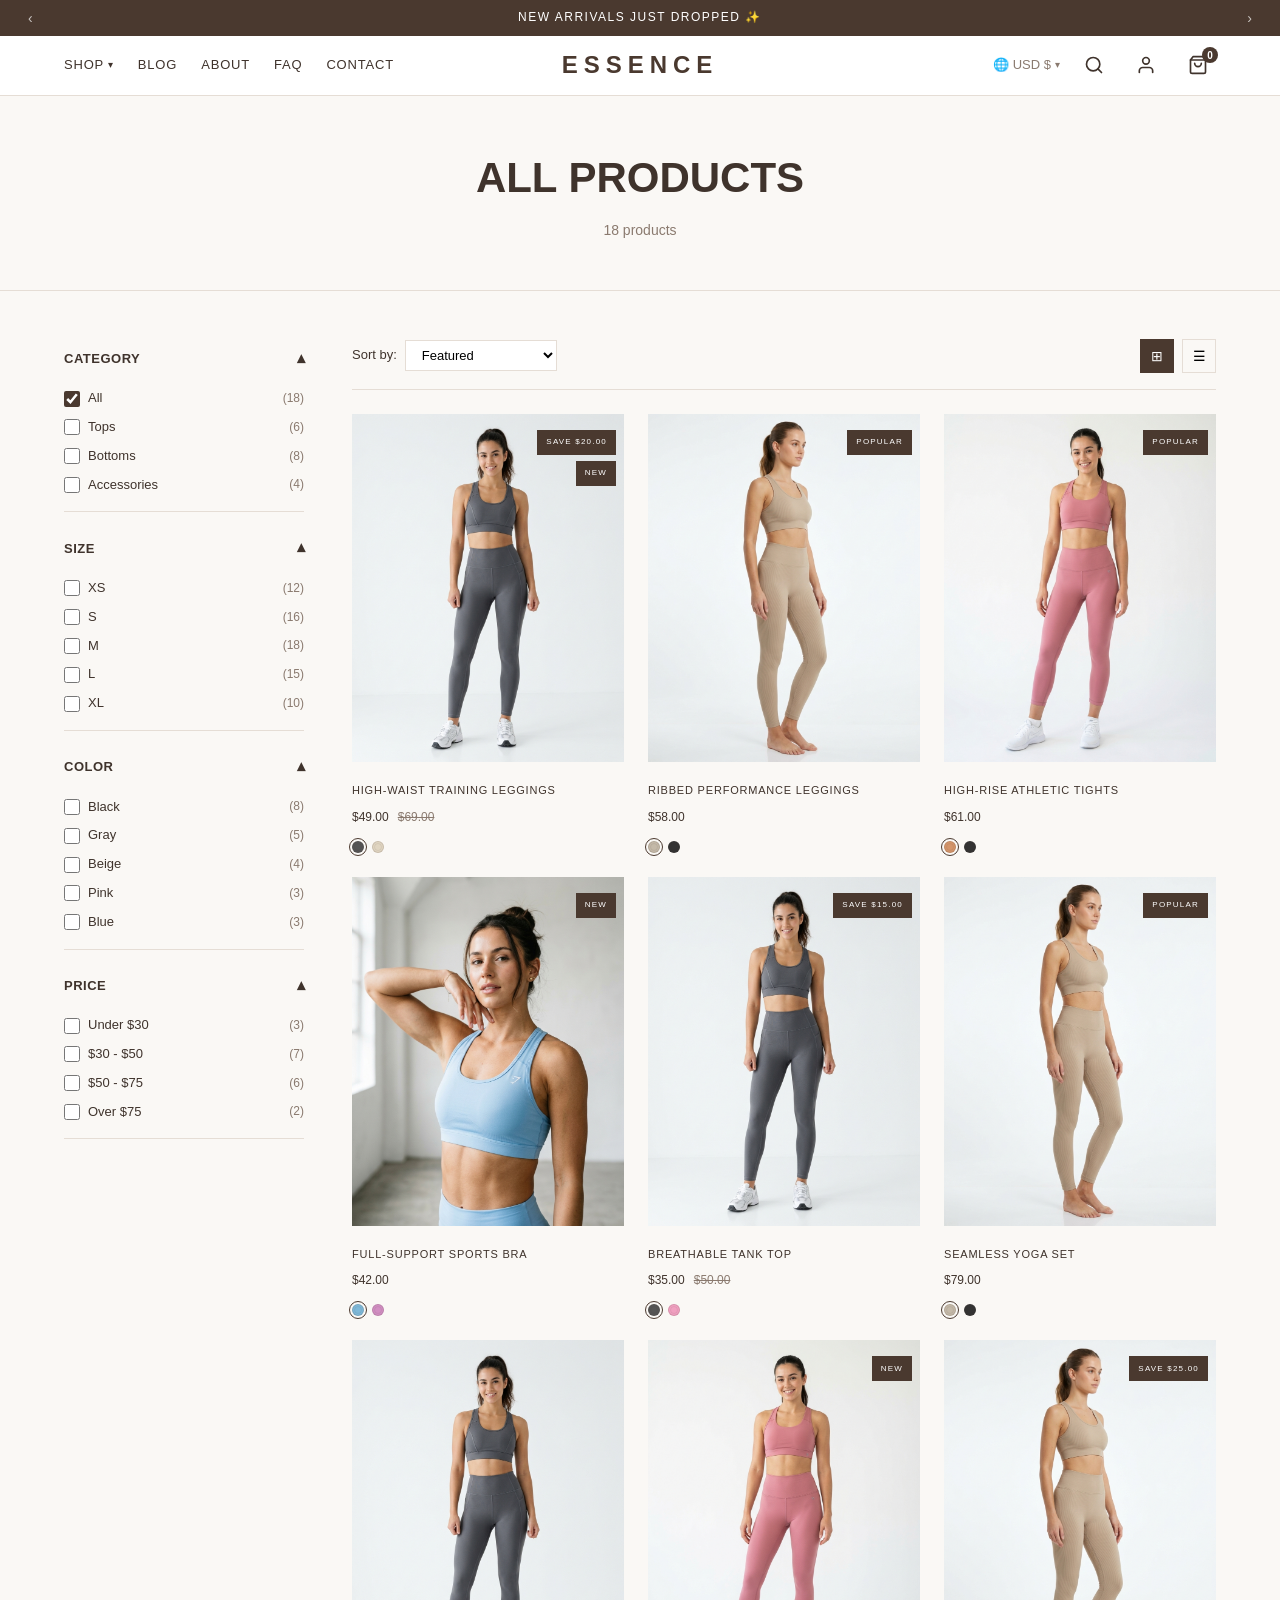
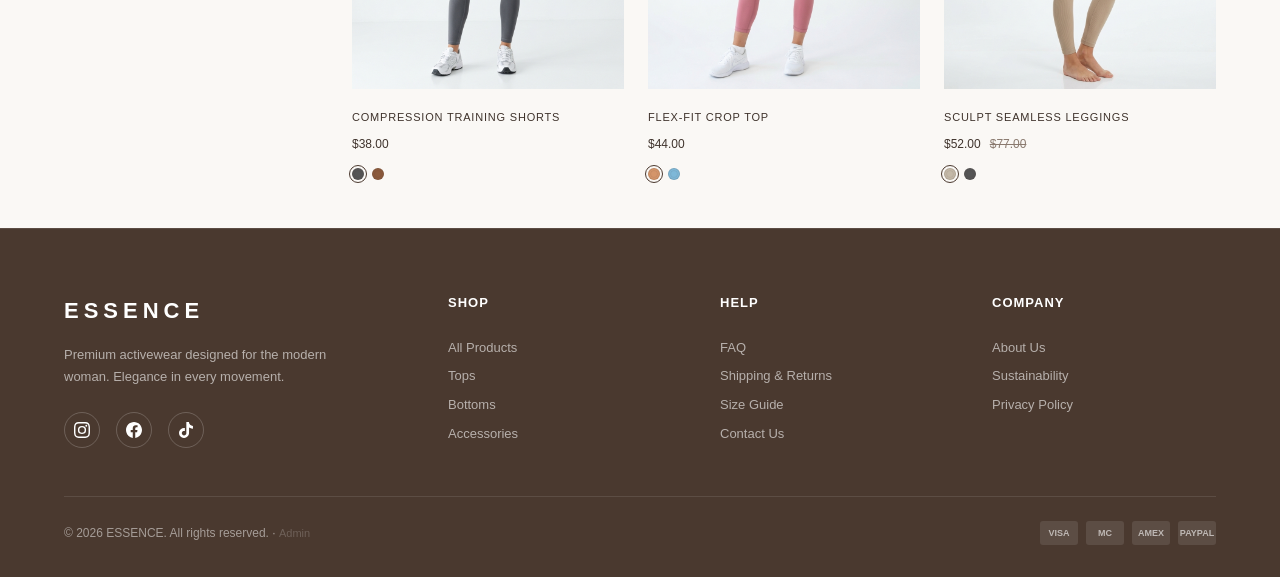
<file: collection.html>
<!DOCTYPE html>
<html lang="en">
<head>
  <meta charset="UTF-8">
  <meta name="viewport" content="width=device-width, initial-scale=1.0">
  <title>All Products — ESSENCE</title>
  <meta name="description" content="Browse our full collection of premium activewear. Tops, bottoms, accessories and more. Free shipping on orders over $75.">
  <link rel="preconnect" href="https://fonts.googleapis.com">
  <link rel="preconnect" href="https://fonts.gstatic.com" crossorigin>
  <link href="https://fonts.googleapis.com/css2?family=Inter:wght@300;400;500;600;700&display=swap" rel="stylesheet">
  <link rel="stylesheet" href="css/style.css">
</head>
<body>

  <!-- ===== ANNOUNCEMENT BAR ===== -->
  <div class="announcement-bar" id="announcement-bar">
    <button class="announcement-bar__nav announcement-bar__nav--prev" aria-label="Previous">‹</button>
    <p class="announcement-bar__text" id="announcement-text">NEW ARRIVALS JUST DROPPED ✨</p>
    <button class="announcement-bar__nav announcement-bar__nav--next" aria-label="Next">›</button>
  </div>

  <!-- ===== NAVIGATION ===== -->
  <nav class="navbar" id="navbar">
    <div class="navbar__inner">
      <div class="navbar__left">
        <button class="navbar__mobile-toggle" id="mobile-toggle" aria-label="Open menu">
          <span></span><span></span><span></span>
        </button>
        <ul class="navbar__menu">
          <li class="navbar__dropdown">
            <a href="collection.html" class="navbar__link">Shop <span class="chevron">▾</span></a>
            <div class="navbar__dropdown-menu">
              <a href="collection.html" class="navbar__dropdown-item">All Products</a>
              <a href="collection.html" class="navbar__dropdown-item">Tops</a>
              <a href="collection.html" class="navbar__dropdown-item">Bottoms</a>
              <a href="collection.html" class="navbar__dropdown-item">Accessories</a>
              <a href="collection.html" class="navbar__dropdown-item">New Arrivals</a>
              <a href="collection.html" class="navbar__dropdown-item">Best Sellers</a>
            </div>
          </li>
          <li><a href="#" class="navbar__link">Blog</a></li>
          <li><a href="#" class="navbar__link">About</a></li>
          <li><a href="#" class="navbar__link">FAQ</a></li>
          <li><a href="#" class="navbar__link">Contact</a></li>
        </ul>
      </div>
      <div class="navbar__center">
        <a href="index.html" class="navbar__logo">ESSENCE</a>
      </div>
      <div class="navbar__right">
        <div class="navbar__currency">
          <span>🌐</span>
          <span>USD $</span>
          <span class="chevron" style="font-size:10px;">▾</span>
        </div>
        <button class="navbar__icon-btn" id="search-btn" aria-label="Search">
          <svg viewBox="0 0 24 24" fill="none" stroke="currentColor" stroke-width="2" stroke-linecap="round" stroke-linejoin="round"><circle cx="11" cy="11" r="8"/><path d="m21 21-4.3-4.3"/></svg>
        </button>
        <button class="navbar__icon-btn" aria-label="Account">
          <svg viewBox="0 0 24 24" fill="none" stroke="currentColor" stroke-width="2" stroke-linecap="round" stroke-linejoin="round"><path d="M20 21v-2a4 4 0 0 0-4-4H8a4 4 0 0 0-4 4v2"/><circle cx="12" cy="7" r="4"/></svg>
        </button>
        <button class="navbar__icon-btn" id="cart-btn" aria-label="Cart">
          <svg viewBox="0 0 24 24" fill="none" stroke="currentColor" stroke-width="2" stroke-linecap="round" stroke-linejoin="round"><path d="M6 2 3 6v14a2 2 0 0 0 2 2h14a2 2 0 0 0 2-2V6l-3-4Z"/><path d="M3 6h18"/><path d="M16 10a4 4 0 0 1-8 0"/></svg>
          <span class="navbar__cart-count" id="cart-count">0</span>
        </button>
      </div>
    </div>
  </nav>

  <!-- ===== COLLECTION HEADER ===== -->
  <div class="collection-header">
    <h1 class="collection-header__title">ALL PRODUCTS</h1>
    <p class="collection-header__count">18 products</p>
  </div>

  <!-- ===== COLLECTION LAYOUT ===== -->
  <div class="container">
    <div class="collection-layout">

      <!-- Filters Sidebar -->
      <aside class="filters">
        <div class="filter-group open">
          <div class="filter-group__header" onclick="this.parentElement.classList.toggle('open')">
            <span>Category</span>
            <span class="filter-group__toggle">▾</span>
          </div>
          <div class="filter-group__body">
            <label class="filter-option"><input type="checkbox" checked> All <span class="filter-option__count">(18)</span></label>
            <label class="filter-option"><input type="checkbox"> Tops <span class="filter-option__count">(6)</span></label>
            <label class="filter-option"><input type="checkbox"> Bottoms <span class="filter-option__count">(8)</span></label>
            <label class="filter-option"><input type="checkbox"> Accessories <span class="filter-option__count">(4)</span></label>
          </div>
        </div>
        <div class="filter-group open">
          <div class="filter-group__header" onclick="this.parentElement.classList.toggle('open')">
            <span>Size</span>
            <span class="filter-group__toggle">▾</span>
          </div>
          <div class="filter-group__body">
            <label class="filter-option"><input type="checkbox"> XS <span class="filter-option__count">(12)</span></label>
            <label class="filter-option"><input type="checkbox"> S <span class="filter-option__count">(16)</span></label>
            <label class="filter-option"><input type="checkbox"> M <span class="filter-option__count">(18)</span></label>
            <label class="filter-option"><input type="checkbox"> L <span class="filter-option__count">(15)</span></label>
            <label class="filter-option"><input type="checkbox"> XL <span class="filter-option__count">(10)</span></label>
          </div>
        </div>
        <div class="filter-group open">
          <div class="filter-group__header" onclick="this.parentElement.classList.toggle('open')">
            <span>Color</span>
            <span class="filter-group__toggle">▾</span>
          </div>
          <div class="filter-group__body">
            <label class="filter-option"><input type="checkbox"> Black <span class="filter-option__count">(8)</span></label>
            <label class="filter-option"><input type="checkbox"> Gray <span class="filter-option__count">(5)</span></label>
            <label class="filter-option"><input type="checkbox"> Beige <span class="filter-option__count">(4)</span></label>
            <label class="filter-option"><input type="checkbox"> Pink <span class="filter-option__count">(3)</span></label>
            <label class="filter-option"><input type="checkbox"> Blue <span class="filter-option__count">(3)</span></label>
          </div>
        </div>
        <div class="filter-group open">
          <div class="filter-group__header" onclick="this.parentElement.classList.toggle('open')">
            <span>Price</span>
            <span class="filter-group__toggle">▾</span>
          </div>
          <div class="filter-group__body">
            <label class="filter-option"><input type="checkbox"> Under $30 <span class="filter-option__count">(3)</span></label>
            <label class="filter-option"><input type="checkbox"> $30 - $50 <span class="filter-option__count">(7)</span></label>
            <label class="filter-option"><input type="checkbox"> $50 - $75 <span class="filter-option__count">(6)</span></label>
            <label class="filter-option"><input type="checkbox"> Over $75 <span class="filter-option__count">(2)</span></label>
          </div>
        </div>
      </aside>

      <!-- Products -->
      <div>
        <div class="collection-toolbar">
          <div class="collection-toolbar__sort">
            <span>Sort by:</span>
            <select>
              <option>Featured</option>
              <option>Price: Low to High</option>
              <option>Price: High to Low</option>
              <option>Newest</option>
              <option>Best Selling</option>
            </select>
          </div>
          <div class="collection-toolbar__view">
            <button class="collection-toolbar__view-btn active" aria-label="Grid view">⊞</button>
            <button class="collection-toolbar__view-btn" aria-label="List view">☰</button>
          </div>
        </div>
        <div class="collection-grid">

          <!-- Product 1 -->
          <div class="product-card" onclick="window.location='product.html'">
            <div class="product-card__image">
              <img src="assets/images/product-1.jpg" alt="High-Waist Training Leggings">
              <div class="product-card__badges">
                <span class="badge badge--save">SAVE $20.00</span>
                <span class="badge badge--new">NEW</span>
              </div>
              <button class="product-card__quick-add" aria-label="Quick add" onclick="event.stopPropagation(); addToCart('High-Waist Training Leggings', 49, 'assets/images/product-1.jpg')">
                <svg viewBox="0 0 24 24" fill="none" stroke="currentColor" stroke-width="2"><path d="M6 2 3 6v14a2 2 0 0 0 2 2h14a2 2 0 0 0 2-2V6l-3-4Z"/><path d="M3 6h18"/><path d="M16 10a4 4 0 0 1-8 0"/></svg>
              </button>
            </div>
            <h3 class="product-card__title">High-Waist Training Leggings</h3>
            <div class="product-card__prices">
              <span class="product-card__price product-card__price--sale">$49.00</span>
              <span class="product-card__price product-card__price--original">$69.00</span>
            </div>
            <div class="product-card__colors">
              <span class="color-swatch active" style="background:#555"></span>
              <span class="color-swatch" style="background:#e0d5c1"></span>
            </div>
            <div class="product-card__sizes">
              <span class="size-option">XS</span><span class="size-option">S</span><span class="size-option">M</span><span class="size-option">L</span><span class="size-option">XL</span>
            </div>
          </div>

          <!-- Product 2 -->
          <div class="product-card" onclick="window.location='product.html'">
            <div class="product-card__image">
              <img src="assets/images/product-2.jpg" alt="Ribbed Performance Leggings">
              <div class="product-card__badges">
                <span class="badge badge--popular">POPULAR</span>
              </div>
              <button class="product-card__quick-add" aria-label="Quick add" onclick="event.stopPropagation(); addToCart('Ribbed Performance Leggings', 58, 'assets/images/product-2.jpg')">
                <svg viewBox="0 0 24 24" fill="none" stroke="currentColor" stroke-width="2"><path d="M6 2 3 6v14a2 2 0 0 0 2 2h14a2 2 0 0 0 2-2V6l-3-4Z"/><path d="M3 6h18"/><path d="M16 10a4 4 0 0 1-8 0"/></svg>
              </button>
            </div>
            <h3 class="product-card__title">Ribbed Performance Leggings</h3>
            <div class="product-card__prices">
              <span class="product-card__price">$58.00</span>
            </div>
            <div class="product-card__colors">
              <span class="color-swatch active" style="background:#c4b9a8"></span>
              <span class="color-swatch" style="background:#333"></span>
            </div>
            <div class="product-card__sizes">
              <span class="size-option">XS</span><span class="size-option">S</span><span class="size-option">M</span><span class="size-option">L</span><span class="size-option">XL</span>
            </div>
          </div>

          <!-- Product 3 -->
          <div class="product-card" onclick="window.location='product.html'">
            <div class="product-card__image">
              <img src="assets/images/product-3.jpg" alt="High-Rise Athletic Tights">
              <div class="product-card__badges">
                <span class="badge badge--popular">POPULAR</span>
              </div>
              <button class="product-card__quick-add" aria-label="Quick add" onclick="event.stopPropagation(); addToCart('High-Rise Athletic Tights', 61, 'assets/images/product-3.jpg')">
                <svg viewBox="0 0 24 24" fill="none" stroke="currentColor" stroke-width="2"><path d="M6 2 3 6v14a2 2 0 0 0 2 2h14a2 2 0 0 0 2-2V6l-3-4Z"/><path d="M3 6h18"/><path d="M16 10a4 4 0 0 1-8 0"/></svg>
              </button>
            </div>
            <h3 class="product-card__title">High-Rise Athletic Tights</h3>
            <div class="product-card__prices">
              <span class="product-card__price">$61.00</span>
            </div>
            <div class="product-card__colors">
              <span class="color-swatch active" style="background:#d4956a"></span>
              <span class="color-swatch" style="background:#333"></span>
            </div>
            <div class="product-card__sizes">
              <span class="size-option">XS</span><span class="size-option">S</span><span class="size-option">M</span><span class="size-option">L</span><span class="size-option">XL</span>
            </div>
          </div>

          <!-- Product 4 -->
          <div class="product-card" onclick="window.location='product.html'">
            <div class="product-card__image">
              <img src="assets/images/product-4.jpg" alt="Full-Support Sports Bra">
              <div class="product-card__badges">
                <span class="badge badge--new">NEW</span>
              </div>
              <button class="product-card__quick-add" aria-label="Quick add" onclick="event.stopPropagation(); addToCart('Full-Support Sports Bra', 42, 'assets/images/product-4.jpg')">
                <svg viewBox="0 0 24 24" fill="none" stroke="currentColor" stroke-width="2"><path d="M6 2 3 6v14a2 2 0 0 0 2 2h14a2 2 0 0 0 2-2V6l-3-4Z"/><path d="M3 6h18"/><path d="M16 10a4 4 0 0 1-8 0"/></svg>
              </button>
            </div>
            <h3 class="product-card__title">Full-Support Sports Bra</h3>
            <div class="product-card__prices">
              <span class="product-card__price">$42.00</span>
            </div>
            <div class="product-card__colors">
              <span class="color-swatch active" style="background:#7eb8d8"></span>
              <span class="color-swatch" style="background:#d18ec2"></span>
            </div>
            <div class="product-card__sizes">
              <span class="size-option">XS</span><span class="size-option">S</span><span class="size-option">M</span><span class="size-option">L</span><span class="size-option">XL</span>
            </div>
          </div>

          <!-- Product 5 -->
          <div class="product-card" onclick="window.location='product.html'">
            <div class="product-card__image">
              <img src="assets/images/product-5.jpg" alt="Breathable Tank Top">
              <div class="product-card__badges">
                <span class="badge badge--save">SAVE $15.00</span>
              </div>
              <button class="product-card__quick-add" aria-label="Quick add" onclick="event.stopPropagation(); addToCart('Breathable Tank Top', 35, 'assets/images/product-5.jpg')">
                <svg viewBox="0 0 24 24" fill="none" stroke="currentColor" stroke-width="2"><path d="M6 2 3 6v14a2 2 0 0 0 2 2h14a2 2 0 0 0 2-2V6l-3-4Z"/><path d="M3 6h18"/><path d="M16 10a4 4 0 0 1-8 0"/></svg>
              </button>
            </div>
            <h3 class="product-card__title">Breathable Tank Top</h3>
            <div class="product-card__prices">
              <span class="product-card__price product-card__price--sale">$35.00</span>
              <span class="product-card__price product-card__price--original">$50.00</span>
            </div>
            <div class="product-card__colors">
              <span class="color-swatch active" style="background:#555"></span>
              <span class="color-swatch" style="background:#f0a0c0"></span>
            </div>
            <div class="product-card__sizes">
              <span class="size-option">XS</span><span class="size-option">S</span><span class="size-option">M</span><span class="size-option">L</span>
            </div>
          </div>

          <!-- Product 6 -->
          <div class="product-card" onclick="window.location='product.html'">
            <div class="product-card__image">
              <img src="assets/images/product-6.jpg" alt="Seamless Yoga Set">
              <div class="product-card__badges">
                <span class="badge badge--popular">POPULAR</span>
              </div>
              <button class="product-card__quick-add" aria-label="Quick add" onclick="event.stopPropagation(); addToCart('Seamless Yoga Set', 79, 'assets/images/product-6.jpg')">
                <svg viewBox="0 0 24 24" fill="none" stroke="currentColor" stroke-width="2"><path d="M6 2 3 6v14a2 2 0 0 0 2 2h14a2 2 0 0 0 2-2V6l-3-4Z"/><path d="M3 6h18"/><path d="M16 10a4 4 0 0 1-8 0"/></svg>
              </button>
            </div>
            <h3 class="product-card__title">Seamless Yoga Set</h3>
            <div class="product-card__prices">
              <span class="product-card__price">$79.00</span>
            </div>
            <div class="product-card__colors">
              <span class="color-swatch active" style="background:#c4b9a8"></span>
              <span class="color-swatch" style="background:#333"></span>
            </div>
            <div class="product-card__sizes">
              <span class="size-option">XS</span><span class="size-option">S</span><span class="size-option">M</span><span class="size-option">L</span><span class="size-option">XL</span>
            </div>
          </div>

          <!-- Product 7 -->
          <div class="product-card" onclick="window.location='product.html'">
            <div class="product-card__image">
              <img src="assets/images/product-1.jpg" alt="Compression Training Shorts">
              <button class="product-card__quick-add" aria-label="Quick add" onclick="event.stopPropagation(); addToCart('Compression Training Shorts', 38, 'assets/images/product-1.jpg')">
                <svg viewBox="0 0 24 24" fill="none" stroke="currentColor" stroke-width="2"><path d="M6 2 3 6v14a2 2 0 0 0 2 2h14a2 2 0 0 0 2-2V6l-3-4Z"/><path d="M3 6h18"/><path d="M16 10a4 4 0 0 1-8 0"/></svg>
              </button>
            </div>
            <h3 class="product-card__title">Compression Training Shorts</h3>
            <div class="product-card__prices">
              <span class="product-card__price">$38.00</span>
            </div>
            <div class="product-card__colors">
              <span class="color-swatch active" style="background:#555"></span>
              <span class="color-swatch" style="background:#8b5a3c"></span>
            </div>
            <div class="product-card__sizes">
              <span class="size-option">XS</span><span class="size-option">S</span><span class="size-option">M</span><span class="size-option">L</span>
            </div>
          </div>

          <!-- Product 8 -->
          <div class="product-card" onclick="window.location='product.html'">
            <div class="product-card__image">
              <img src="assets/images/product-3.jpg" alt="Flex-Fit Crop Top">
              <div class="product-card__badges">
                <span class="badge badge--new">NEW</span>
              </div>
              <button class="product-card__quick-add" aria-label="Quick add" onclick="event.stopPropagation(); addToCart('Flex-Fit Crop Top', 44, 'assets/images/product-3.jpg')">
                <svg viewBox="0 0 24 24" fill="none" stroke="currentColor" stroke-width="2"><path d="M6 2 3 6v14a2 2 0 0 0 2 2h14a2 2 0 0 0 2-2V6l-3-4Z"/><path d="M3 6h18"/><path d="M16 10a4 4 0 0 1-8 0"/></svg>
              </button>
            </div>
            <h3 class="product-card__title">Flex-Fit Crop Top</h3>
            <div class="product-card__prices">
              <span class="product-card__price">$44.00</span>
            </div>
            <div class="product-card__colors">
              <span class="color-swatch active" style="background:#d4956a"></span>
              <span class="color-swatch" style="background:#7eb8d8"></span>
            </div>
            <div class="product-card__sizes">
              <span class="size-option">XS</span><span class="size-option">S</span><span class="size-option">M</span><span class="size-option">L</span><span class="size-option">XL</span>
            </div>
          </div>

          <!-- Product 9 -->
          <div class="product-card" onclick="window.location='product.html'">
            <div class="product-card__image">
              <img src="assets/images/product-2.jpg" alt="Sculpt Seamless Leggings">
              <div class="product-card__badges">
                <span class="badge badge--save">SAVE $25.00</span>
              </div>
              <button class="product-card__quick-add" aria-label="Quick add" onclick="event.stopPropagation(); addToCart('Sculpt Seamless Leggings', 52, 'assets/images/product-2.jpg')">
                <svg viewBox="0 0 24 24" fill="none" stroke="currentColor" stroke-width="2"><path d="M6 2 3 6v14a2 2 0 0 0 2 2h14a2 2 0 0 0 2-2V6l-3-4Z"/><path d="M3 6h18"/><path d="M16 10a4 4 0 0 1-8 0"/></svg>
              </button>
            </div>
            <h3 class="product-card__title">Sculpt Seamless Leggings</h3>
            <div class="product-card__prices">
              <span class="product-card__price product-card__price--sale">$52.00</span>
              <span class="product-card__price product-card__price--original">$77.00</span>
            </div>
            <div class="product-card__colors">
              <span class="color-swatch active" style="background:#c4b9a8"></span>
              <span class="color-swatch" style="background:#555"></span>
            </div>
            <div class="product-card__sizes">
              <span class="size-option">XS</span><span class="size-option">S</span><span class="size-option">M</span><span class="size-option">L</span><span class="size-option">XL</span>
            </div>
          </div>

        </div>
      </div>
    </div>
  </div>

  <!-- ===== FOOTER ===== -->
  <footer class="footer">
    <div class="container">
      <div class="footer__grid">
        <div class="footer__brand">
          <div class="footer__brand-name">ESSENCE</div>
          <p class="footer__brand-desc">Premium activewear designed for the modern woman. Elegance in every movement.</p>
          <div class="footer__socials">
            <a href="#" class="footer__social-link" aria-label="Instagram"><svg viewBox="0 0 24 24" fill="currentColor"><path d="M12 2.163c3.204 0 3.584.012 4.85.07 3.252.148 4.771 1.691 4.919 4.919.058 1.265.069 1.645.069 4.849 0 3.205-.012 3.584-.069 4.849-.149 3.225-1.664 4.771-4.919 4.919-1.266.058-1.644.07-4.85.07-3.204 0-3.584-.012-4.849-.07-3.26-.149-4.771-1.699-4.919-4.92-.058-1.265-.07-1.644-.07-4.849 0-3.204.013-3.583.07-4.849.149-3.227 1.664-4.771 4.919-4.919 1.266-.057 1.645-.069 4.849-.069zM12 0C8.741 0 8.333.014 7.053.072 2.695.272.273 2.69.073 7.052.014 8.333 0 8.741 0 12c0 3.259.014 3.668.072 4.948.2 4.358 2.618 6.78 6.98 6.98C8.333 23.986 8.741 24 12 24c3.259 0 3.668-.014 4.948-.072 4.354-.2 6.782-2.618 6.979-6.98.059-1.28.073-1.689.073-4.948 0-3.259-.014-3.667-.072-4.947-.196-4.354-2.617-6.78-6.979-6.98C15.668.014 15.259 0 12 0zm0 5.838a6.162 6.162 0 100 12.324 6.162 6.162 0 000-12.324zM12 16a4 4 0 110-8 4 4 0 010 8zm6.406-11.845a1.44 1.44 0 100 2.881 1.44 1.44 0 000-2.881z"/></svg></a>
            <a href="#" class="footer__social-link" aria-label="Facebook"><svg viewBox="0 0 24 24" fill="currentColor"><path d="M24 12.073c0-6.627-5.373-12-12-12s-12 5.373-12 12c0 5.99 4.388 10.954 10.125 11.854v-8.385H7.078v-3.47h3.047V9.43c0-3.007 1.792-4.669 4.533-4.669 1.312 0 2.686.235 2.686.235v2.953H15.83c-1.491 0-1.956.925-1.956 1.874v2.25h3.328l-.532 3.47h-2.796v8.385C19.612 23.027 24 18.062 24 12.073z"/></svg></a>
            <a href="#" class="footer__social-link" aria-label="TikTok"><svg viewBox="0 0 24 24" fill="currentColor"><path d="M12.525.02c1.31-.02 2.61-.01 3.91-.02.08 1.53.63 3.09 1.75 4.17 1.12 1.11 2.7 1.62 4.24 1.79v4.03c-1.44-.05-2.89-.35-4.2-.97-.57-.26-1.1-.59-1.62-.93-.01 2.92.01 5.84-.02 8.75-.08 1.4-.54 2.79-1.35 3.94-1.31 1.92-3.58 3.17-5.91 3.21-1.43.08-2.86-.31-4.08-1.03-2.02-1.19-3.44-3.37-3.65-5.71-.02-.5-.03-1-.01-1.49.18-1.9 1.12-3.72 2.58-4.96 1.66-1.44 3.98-2.13 6.15-1.72.02 1.48-.04 2.96-.04 4.44-.99-.32-2.15-.23-3.02.37-.63.41-1.11 1.04-1.36 1.75-.21.51-.15 1.07-.14 1.61.24 1.64 1.82 3.02 3.5 2.87 1.12-.01 2.19-.66 2.77-1.61.19-.33.4-.67.41-1.06.1-1.79.06-3.57.07-5.36.01-4.03-.01-8.05.02-12.07z"/></svg></a>
          </div>
        </div>
        <div>
          <h4 class="footer__heading">SHOP</h4>
          <div class="footer__links">
            <a href="collection.html" class="footer__link">All Products</a>
            <a href="collection.html" class="footer__link">Tops</a>
            <a href="collection.html" class="footer__link">Bottoms</a>
            <a href="collection.html" class="footer__link">Accessories</a>
          </div>
        </div>
        <div>
          <h4 class="footer__heading">HELP</h4>
          <div class="footer__links">
            <a href="#" class="footer__link">FAQ</a>
            <a href="#" class="footer__link">Shipping & Returns</a>
            <a href="#" class="footer__link">Size Guide</a>
            <a href="#" class="footer__link">Contact Us</a>
          </div>
        </div>
        <div>
          <h4 class="footer__heading">COMPANY</h4>
          <div class="footer__links">
            <a href="#" class="footer__link">About Us</a>
            <a href="#" class="footer__link">Sustainability</a>
            <a href="#" class="footer__link">Privacy Policy</a>
          </div>
        </div>
      </div>
      <div class="footer__bottom">
        <p class="footer__copyright">© 2026 ESSENCE. All rights reserved. · <a href="admin/index.html" style="opacity:0.4;font-size:11px;">Admin</a></p>
        <div class="footer__payments">
          <span class="footer__payment-icon">VISA</span>
          <span class="footer__payment-icon">MC</span>
          <span class="footer__payment-icon">AMEX</span>
          <span class="footer__payment-icon">PAYPAL</span>
        </div>
      </div>
    </div>
  </footer>

  <!-- Cart Sidebar -->
  <div class="cart-overlay" id="cart-overlay"></div>
  <div class="cart-sidebar" id="cart-sidebar">
    <div class="cart-sidebar__header">
      <h3 class="cart-sidebar__title">YOUR CART</h3>
      <button class="cart-sidebar__close" id="cart-close" aria-label="Close cart">✕</button>
    </div>
    <div class="cart-sidebar__body" id="cart-body">
      <div class="cart-sidebar__empty"><p>Your cart is empty</p></div>
    </div>
    <div class="cart-sidebar__footer">
      <div class="cart-sidebar__subtotal"><span>Subtotal</span><span id="cart-subtotal">$0.00</span></div>
      <button class="btn btn--dark btn--full cart-sidebar__checkout">CHECKOUT</button>
    </div>
  </div>

  <!-- Mobile Menu -->
  <div class="mobile-menu" id="mobile-menu">
    <div class="mobile-menu__header">
      <span class="navbar__logo">ESSENCE</span>
      <button class="mobile-menu__close" id="mobile-close" aria-label="Close menu">✕</button>
    </div>
    <div class="mobile-menu__links">
      <a href="collection.html" class="mobile-menu__link">Shop</a>
      <a href="#" class="mobile-menu__link">Blog</a>
      <a href="#" class="mobile-menu__link">About</a>
      <a href="#" class="mobile-menu__link">FAQ</a>
      <a href="#" class="mobile-menu__link">Contact</a>
    </div>
  </div>

  <!-- Search Overlay -->
  <div class="search-overlay" id="search-overlay">
    <button class="search-overlay__close" id="search-close" aria-label="Close search">✕</button>
    <div class="search-overlay__inner">
      <input type="text" class="search-overlay__input" placeholder="Search products..." autofocus>
    </div>
  </div>

  <script src="js/main.js"></script>
</body>
</html>
</file>
<file: css/style.css>
/* ========================================
   ESSENCE E-COMMERCE — Design System
   ======================================== */

/* --- CSS Reset & Base --- */
*, *::before, *::after {
  margin: 0;
  padding: 0;
  box-sizing: border-box;
}

:root {
  /* Colors */
  --color-black: #4A392F;
  --color-white: #ffffff;
  --color-bg: #FAF8F5;
  --color-text: #3F332C;
  --color-text-light: #8A7A6F;
  --color-border: #E5DDD5;
  --color-border-dark: #D3C6BB;
  --color-accent: #5A463A;
  --color-accent-hover: #3E3028;
  --color-red: #B85C52;
  --color-yellow: #C6A15B;
  --color-blue: #6E8491;
  --color-green: #71836D;
  --color-overlay: rgba(62, 48, 40, 0.35);
  --color-bg-light: #F3EEE8;
  --color-badge-red: #A95B51;
  --color-badge-blue: #6E8491;
  --color-star: #C6A15B;

  /* Typography */
  --font-body: 'Inter', -apple-system, BlinkMacSystemFont, 'Segoe UI', sans-serif;
  --font-heading: 'Inter', -apple-system, BlinkMacSystemFont, 'Segoe UI', sans-serif;

  /* Spacing */
  --space-xs: 4px;
  --space-sm: 8px;
  --space-md: 16px;
  --space-lg: 24px;
  --space-xl: 32px;
  --space-2xl: 48px;
  --space-3xl: 64px;
  --space-4xl: 80px;

  /* Layout */
  --max-width: 1200px;
  --nav-height: 60px;
  --announcement-height: 36px;

  /* Transitions */
  --transition-fast: 0.15s ease;
  --transition-base: 0.3s ease;
  --transition-slow: 0.5s ease;

  /* Shadows */
  --shadow-sm: 0 1px 3px rgba(62,48,40,0.08);
  --shadow-md: 0 4px 12px rgba(62,48,40,0.10);
  --shadow-lg: 0 8px 30px rgba(62,48,40,0.12);
}

html {
  scroll-behavior: smooth;
  -webkit-font-smoothing: antialiased;
  -moz-osx-font-smoothing: grayscale;
}

body {
  font-family: var(--font-body);
  font-size: 14px;
  line-height: 1.6;
  color: var(--color-text);
  background: var(--color-bg);
  overflow-x: hidden;
}

a {
  text-decoration: none;
  color: inherit;
  transition: color var(--transition-fast);
}

button {
  cursor: pointer;
  border: none;
  background: none;
  font-family: inherit;
  font-size: inherit;
}

img {
  max-width: 100%;
  height: auto;
  display: block;
}

ul, ol {
  list-style: none;
}

input, select, textarea {
  font-family: inherit;
  font-size: inherit;
  border: none;
  outline: none;
}

.container {
  max-width: var(--max-width);
  margin: 0 auto;
  padding: 0 var(--space-lg);
}

/* ========================================
   1. ANNOUNCEMENT BAR
   ======================================== */
.announcement-bar {
  background: var(--color-black);
  color: var(--color-white);
  height: var(--announcement-height);
  display: flex;
  align-items: center;
  justify-content: center;
  position: relative;
  overflow: hidden;
  z-index: 100;
}

.announcement-bar__nav {
  position: absolute;
  top: 50%;
  transform: translateY(-50%);
  background: none;
  color: var(--color-white);
  font-size: 14px;
  padding: 4px 12px;
  opacity: 0.7;
  transition: opacity var(--transition-fast);
}

.announcement-bar__nav:hover {
  opacity: 1;
}

.announcement-bar__nav--prev {
  left: 16px;
}

.announcement-bar__nav--next {
  right: 16px;
}

.announcement-bar__text {
  font-size: 12px;
  letter-spacing: 1.5px;
  text-transform: uppercase;
  font-weight: 400;
  animation: fadeInUp 0.4s ease;
}

@keyframes fadeInUp {
  from {
    opacity: 0;
    transform: translateY(8px);
  }

  to {
    opacity: 1;
    transform: translateY(0);
  }
}

/* ========================================
   2. NAVIGATION
   ======================================== */
.navbar {
  background: var(--color-white);
  height: var(--nav-height);
  display: flex;
  align-items: center;
  border-bottom: 1px solid var(--color-border);
  position: sticky;
  top: 0;
  z-index: 99;
  transition: box-shadow var(--transition-base);
}

.navbar.scrolled {
  box-shadow: var(--shadow-sm);
}

.navbar__inner {
  display: flex;
  align-items: center;
  justify-content: space-between;
  width: 100%;
  max-width: var(--max-width);
  margin: 0 auto;
  padding: 0 var(--space-lg);
}

.navbar__left {
  display: flex;
  align-items: center;
  gap: var(--space-lg);
  flex: 1;
}

.navbar__menu {
  display: flex;
  align-items: center;
  gap: var(--space-lg);
}

.navbar__link {
  font-size: 13px;
  font-weight: 500;
  letter-spacing: 0.8px;
  text-transform: uppercase;
  color: var(--color-text);
  position: relative;
  padding: 4px 0;
  display: flex;
  align-items: center;
  gap: 4px;
}

.navbar__link::after {
  content: '';
  position: absolute;
  bottom: -2px;
  left: 0;
  width: 0;
  height: 1.5px;
  background: var(--color-black);
  transition: width var(--transition-base);
}

.navbar__link:hover::after {
  width: 100%;
}

.navbar__link .chevron {
  font-size: 10px;
  transition: transform var(--transition-fast);
}

.navbar__link:hover .chevron {
  transform: rotate(180deg);
}

/* Shop Dropdown */
.navbar__dropdown {
  position: relative;
}

.navbar__dropdown-menu {
  position: absolute;
  top: 100%;
  left: 0;
  background: var(--color-white);
  border: 1px solid var(--color-border);
  min-width: 200px;
  padding: var(--space-sm) 0;
  opacity: 0;
  visibility: hidden;
  transform: translateY(8px);
  transition: all var(--transition-base);
  z-index: 50;
  box-shadow: var(--shadow-md);
}

.navbar__dropdown:hover .navbar__dropdown-menu {
  opacity: 1;
  visibility: visible;
  transform: translateY(0);
}

.navbar__dropdown-item {
  display: block;
  padding: var(--space-sm) var(--space-md);
  font-size: 13px;
  font-weight: 400;
  color: var(--color-text);
  transition: background var(--transition-fast);
}

.navbar__dropdown-item:hover {
  background: var(--color-bg-light);
}

.navbar__center {
  flex: 0 0 auto;
}

.navbar__logo {
  font-size: 24px;
  font-weight: 700;
  letter-spacing: 6px;
  text-transform: uppercase;
  color: var(--color-black);
}

.navbar__right {
  display: flex;
  align-items: center;
  gap: var(--space-md);
  flex: 1;
  justify-content: flex-end;
}

.navbar__currency {
  display: flex;
  align-items: center;
  gap: 4px;
  font-size: 13px;
  font-weight: 400;
  color: var(--color-text-light);
}

.navbar__currency img {
  width: 20px;
  height: 20px;
  border-radius: 50%;
}

.navbar__icon-btn {
  display: flex;
  align-items: center;
  justify-content: center;
  width: 36px;
  height: 36px;
  border-radius: 50%;
  color: var(--color-text);
  transition: background var(--transition-fast);
  position: relative;
}

.navbar__icon-btn:hover {
  background: var(--color-bg-light);
}

.navbar__icon-btn svg {
  width: 20px;
  height: 20px;
}

.navbar__cart-count {
  position: absolute;
  top: 0;
  right: -2px;
  width: 16px;
  height: 16px;
  background: var(--color-black);
  color: var(--color-white);
  font-size: 10px;
  font-weight: 600;
  border-radius: 50%;
  display: flex;
  align-items: center;
  justify-content: center;
}

/* Mobile Menu Toggle */
.navbar__mobile-toggle {
  display: none;
  flex-direction: column;
  gap: 5px;
  padding: 4px;
}

.navbar__mobile-toggle span {
  display: block;
  width: 22px;
  height: 2px;
  background: var(--color-black);
  transition: all var(--transition-base);
}

/* ========================================
   3. HERO SLIDER
   ======================================== */
.hero {
  position: relative;
  width: 100%;
  height: 85vh;
  min-height: 500px;
  max-height: 750px;
  overflow: hidden;
  background: var(--color-bg-light);
}

.hero__slides {
  position: relative;
  width: 100%;
  height: 100%;
}

.hero__slide {
  position: absolute;
  inset: 0;
  opacity: 0;
  transition: opacity 0.8s ease;
}

.hero__slide.active {
  opacity: 1;
}

.hero__slide img {
  width: 100%;
  height: 100%;
  object-fit: cover;
  object-position: center top;
}

.hero__overlay {
  position: absolute;
  inset: 0;
  background: linear-gradient(
    90deg,
    rgba(62,48,40,0.45) 0%,
    rgba(62,48,40,0.15) 50%,
    transparent 100%
  );
  display: flex;
  align-items: center;
  padding: 0 var(--space-3xl);
}

.hero__content {
  max-width: 500px;
  color: var(--color-white);
}

.hero__title {
  font-size: clamp(32px, 5vw, 56px);
  font-weight: 700;
  line-height: 1.1;
  letter-spacing: -0.5px;
  margin-bottom: var(--space-md);
  text-transform: uppercase;
}

.hero__subtitle {
  font-size: 16px;
  font-weight: 300;
  opacity: 0.9;
  margin-bottom: var(--space-xl);
}

.hero__ctas {
  display: flex;
  gap: var(--space-md);
  flex-wrap: wrap;
}

.hero__nav {
  position: absolute;
  bottom: var(--space-xl);
  right: var(--space-xl);
  display: flex;
  gap: var(--space-sm);
  align-items: center;
}

.hero__nav-btn {
  width: 44px;
  height: 44px;
  border-radius: 50%;
  border: 1.5px solid rgba(255,255,255,0.5);
  background: rgba(255,255,255,0.1);
  color: var(--color-white);
  display: flex;
  align-items: center;
  justify-content: center;
  font-size: 18px;
  backdrop-filter: blur(4px);
  transition: all var(--transition-base);
}

.hero__nav-btn:hover {
  background: rgba(255,255,255,0.25);
  border-color: rgba(255,255,255,0.8);
}

.hero__dots {
  display: flex;
  gap: 6px;
  margin-right: var(--space-md);
}

.hero__dot {
  width: 8px;
  height: 8px;
  border-radius: 50%;
  background: rgba(255,255,255,0.4);
  transition: all var(--transition-base);
  cursor: pointer;
}

.hero__dot.active {
  background: var(--color-white);
  width: 24px;
  border-radius: 4px;
}

/* ========================================
   BUTTONS
   ======================================== */
.btn {
  display: inline-flex;
  align-items: center;
  justify-content: center;
  gap: var(--space-sm);
  padding: 12px 28px;
  font-size: 12px;
  font-weight: 600;
  letter-spacing: 1.2px;
  text-transform: uppercase;
  border-radius: 0;
  transition: all var(--transition-base);
  white-space: nowrap;
}

.btn--primary {
  background: var(--color-white);
  color: var(--color-black);
  border: none;
}

.btn--primary:hover {
  background: var(--color-bg-light);
  transform: translateY(-1px);
}

.btn--secondary {
  background: transparent;
  color: var(--color-white);
  border: 1.5px solid var(--color-white);
}

.btn--secondary:hover {
  background: var(--color-white);
  color: var(--color-black);
}

.btn--dark {
  background: var(--color-black);
  color: var(--color-white);
  border: 1.5px solid var(--color-black);
}

.btn--dark:hover {
  background: var(--color-accent-hover);
  border-color: var(--color-accent-hover);
}

.btn--outline-dark {
  background: transparent;
  color: var(--color-black);
  border: 1.5px solid var(--color-black);
}

.btn--outline-dark:hover {
  background: var(--color-black);
  color: var(--color-white);
}

.btn--lg {
  padding: 16px 36px;
  font-size: 13px;
}

.btn--full {
  width: 100%;
}

/* ========================================
   4. SHOP THE ESSENTIALS
   ======================================== */

#essentials {
  padding: 0;
  width: 100%;
}

#essentials .container {
  max-width: none;
  width: 100%;
  padding: 0;
}

#essentials .section__header {
  display: none;
}

/* ========================================
   CATEGORIES — EDITORIAL STYLE
   ======================================== */

.categories-grid {
  display: grid;
  grid-template-columns: repeat(4, 1fr);
  gap: 0;
  width: 100%;
}

.category-card {
  position: relative;
  overflow: hidden;
  aspect-ratio: 3 / 4;
  cursor: pointer;
  background: var(--color-bg-light);
}

.category-card img {
  width: 100%;
  height: 100%;
  object-fit: cover;
  object-position: center;
  transition: transform 0.7s ease;
}

.category-card:hover img {
  transform: scale(1.04);
}

.category-card__overlay {
  position: absolute;
  inset: 0;
  background:
    linear-gradient(
      to top,
      rgba(62,48,40,0.78) 0%,
      rgba(62,48,40,0.50) 18%,
      rgba(62,48,40,0.18) 42%,
      transparent 70%
    );
  display: flex;
  align-items: flex-end;
  justify-content: center;
  padding: 0 20px 55px;
  text-align: center;
}

.category-card__title {
  color: var(--color-white);
  font-size: clamp(20px, 2vw, 28px);
  font-weight: 400;
  letter-spacing: 1px;
  line-height: 1.2;
  text-transform: uppercase;
  text-shadow: 0 2px 8px rgba(0,0,0,0.25);
}

/* ========================================
   5. HOT RIGHT NOW — Product Grid
   ======================================== */
.products-carousel {
  position: relative;
}

.products-carousel__track {
  display: flex;
  gap: var(--space-md);
  overflow-x: auto;
  scroll-snap-type: x mandatory;
  -webkit-overflow-scrolling: touch;
  scrollbar-width: none;
  padding-bottom: var(--space-sm);
}

.products-carousel__track::-webkit-scrollbar {
  display: none;
}

.products-carousel__nav-btn {
  position: absolute;
  top: 35%;
  transform: translateY(-50%);
  width: 44px;
  height: 44px;
  border-radius: 50%;
  background: var(--color-white);
  border: 1px solid var(--color-border);
  color: var(--color-text);
  display: flex;
  align-items: center;
  justify-content: center;
  font-size: 18px;
  box-shadow: var(--shadow-md);
  z-index: 5;
  transition: all var(--transition-base);
}

.products-carousel__nav-btn:hover {
  background: var(--color-black);
  color: var(--color-white);
  border-color: var(--color-black);
}

.products-carousel__nav-btn--prev {
  left: -22px;
}

.products-carousel__nav-btn--next {
  right: -22px;
}

/* Product Card */
.product-card {
  flex: 0 0 calc(25% - 12px);
  scroll-snap-align: start;
  min-width: 220px;
  cursor: pointer;
}

.product-card__image {
  position: relative;
  overflow: hidden;
  aspect-ratio: 3/4;
  background: var(--color-bg-light);
  margin-bottom: var(--space-sm);
}

.product-card__image img {
  width: 100%;
  height: 100%;
  object-fit: cover;
  transition: transform var(--transition-slow);
}

.product-card:hover .product-card__image img {
  transform: scale(1.04);
}

.product-card__badges {
  position: absolute;
  top: var(--space-sm);
  right: var(--space-sm);
  display: flex;
  flex-direction: column;
  gap: 4px;
  align-items: flex-end;
}

.badge {
  padding: 3px 10px;
  font-size: 10px;
  font-weight: 700;
  letter-spacing: 0.5px;
  text-transform: uppercase;
  border-radius: 2px;
}

.badge--save {
  background: var(--color-badge-red);
  color: var(--color-white);
}

.badge--new {
  background: var(--color-blue);
  color: var(--color-white);
}

.badge--popular {
  background: var(--color-yellow);
  color: var(--color-text);
}

.product-card__quick-add {
  position: absolute;
  bottom: var(--space-sm);
  right: var(--space-sm);
  width: 36px;
  height: 36px;
  border-radius: 50%;
  background: var(--color-white);
  border: 1px solid var(--color-border);
  color: var(--color-text);
  display: flex;
  align-items: center;
  justify-content: center;
  opacity: 0;
  transform: translateY(8px);
  transition: all var(--transition-base);
  box-shadow: var(--shadow-sm);
}

.product-card:hover .product-card__quick-add {
  opacity: 1;
  transform: translateY(0);
}

.product-card__quick-add:hover {
  background: var(--color-black);
  color: var(--color-white);
  border-color: var(--color-black);
}

.product-card__quick-add svg {
  width: 16px;
  height: 16px;
}

.product-card__title {
  font-size: 13px;
  font-weight: 500;
  color: var(--color-text);
  margin-bottom: 4px;
  white-space: nowrap;
  overflow: hidden;
  text-overflow: ellipsis;
}

.product-card__prices {
  display: flex;
  align-items: center;
  gap: var(--space-sm);
  margin-bottom: var(--space-sm);
}

.product-card__price {
  font-size: 14px;
  font-weight: 600;
  color: var(--color-text);
}

.product-card__price--sale {
  color: var(--color-red);
}

.product-card__price--original {
  font-size: 13px;
  font-weight: 400;
  color: var(--color-text-light);
  text-decoration: line-through;
}

.product-card__colors {
  display: flex;
  gap: 6px;
  margin-bottom: var(--space-sm);
}

.color-swatch {
  width: 16px;
  height: 16px;
  border-radius: 50%;
  border: 2px solid transparent;
  cursor: pointer;
  transition: border-color var(--transition-fast);
  position: relative;
}

.color-swatch.active,
.color-swatch:hover {
  border-color: var(--color-text);
}

.color-swatch::after {
  content: '';
  position: absolute;
  inset: 1px;
  border-radius: 50%;
  border: 1.5px solid rgba(62,48,40,0.08);
}

.product-card__sizes {
  display: flex;
  gap: 4px;
  flex-wrap: wrap;
}

.size-option {
  width: 30px;
  height: 26px;
  border: 1px solid var(--color-border);
  display: flex;
  align-items: center;
  justify-content: center;
  font-size: 10px;
  font-weight: 500;
  color: var(--color-text);
  cursor: pointer;
  transition: all var(--transition-fast);
}

.size-option:hover,
.size-option.active {
  border-color: var(--color-black);
  background: var(--color-black);
  color: var(--color-white);
}

.size-option.crossed {
  position: relative;
  color: var(--color-text-light);
  border-color: var(--color-border);
}

.size-option.crossed::after {
  content: '';
  position: absolute;
  top: 50%;
  left: 2px;
  right: 2px;
  height: 1px;
  background: var(--color-text-light);
  transform: rotate(-45deg);
}

/* ========================================
   6. FEATURE BANNER — DESTAQUE DA SEMANA
   ======================================== */

#feature-banner {
  width: 100%;
  background: #f3eee8;
  padding: 88px 6% 92px;
  margin: 0 0 58px;
}

#feature-banner .feature-editorial {
  width: 100%;
  max-width: 1280px;
  margin: 0 auto;

  display: grid;
  grid-template-columns: minmax(0, 1.08fr) minmax(360px, 0.92fr);
  align-items: center;

  gap: 72px;
}

/* =========================
   GALERIA
   ========================= */

#feature-banner .feature-editorial__gallery {
  display: grid;
  grid-template-columns: minmax(0, 1.62fr) minmax(0, 0.72fr);

  gap: 12px;

  min-width: 0;
}

#feature-banner .feature-editorial__main-image {
  width: 100%;
  height: 610px;

  overflow: hidden;

  border-radius: 2px;

  background: #e8e0d8;
}

#feature-banner .feature-editorial__side-images {
  display: grid;
  grid-template-rows: repeat(2, minmax(0, 1fr));

  gap: 12px;

  min-width: 0;
}

#feature-banner .feature-editorial__side-image {
  min-height: 0;

  overflow: hidden;

  border-radius: 2px;

  background: #e8e0d8;
}

#feature-banner .feature-editorial__gallery img {
  width: 100%;
  height: 100%;

  display: block;

  object-fit: cover;

  transition: transform 0.7s cubic-bezier(0.22, 1, 0.36, 1);
}

#feature-banner .feature-editorial__main-image:hover img,
#feature-banner .feature-editorial__side-image:hover img {
  transform: scale(1.025);
}


/* =========================
   CONTEÚDO
   ========================= */

#feature-banner .feature-editorial__content {
  width: 100%;
  max-width: 510px;

  padding: 6px 0;
}

#feature-banner .feature-editorial__eyebrow {
  display: flex;
  align-items: center;

  gap: 9px;

  margin-bottom: 19px;

  color: #8c6253;

  font-size: 10px;
  font-weight: 600;

  letter-spacing: 2px;

  text-transform: uppercase;
}

#feature-banner .feature-editorial__eyebrow::before {
  content: "";

  width: 30px;
  height: 1px;

  flex-shrink: 0;

  background: #c8b5a3;
}

#feature-banner .feature-editorial__eyebrow-dot {
  width: 6px;
  height: 6px;

  flex-shrink: 0;

  border-radius: 50%;

  background: #5a463a;
}

#feature-banner .feature-editorial__title {
  margin: 0 0 9px;

  color: #3e3028;

  font-family: "Playfair Display", Georgia, serif;

  font-size: clamp(42px, 4.3vw, 62px);

  font-weight: 500;

  line-height: 1;

  letter-spacing: -1.6px;
}

#feature-banner .feature-editorial__subtitle {
  margin: 0 0 25px;

  color: #8a7a6f;

  font-size: 15px;

  line-height: 1.5;

  letter-spacing: 0.8px;
}

#feature-banner .feature-editorial__description {
  max-width: 500px;

  margin: 0 0 31px;

  color: #62554c;

  font-size: 13px;

  line-height: 1.85;
}


/* =========================
   PREÇO
   ========================= */

#feature-banner .feature-editorial__price {
  display: flex;
  align-items: baseline;
  flex-wrap: wrap;

  gap: 12px;

  padding-top: 19px;

  margin-bottom: 28px;

  border-top: 1px solid rgba(90, 70, 58, 0.16);
}

#feature-banner .feature-editorial__price-main {
  color: #3e3028;

  font-size: 25px;

  font-weight: 700;
}

#feature-banner .feature-editorial__price-installments {
  color: #8a7a6f;

  font-size: 11px;
}


/* =========================
   BOTÕES
   ========================= */

#feature-banner .feature-editorial__actions {
  display: flex;
  align-items: center;

  gap: 10px;

  flex-wrap: wrap;
}

#feature-banner .feature-editorial__button {
  min-height: 46px;

  padding: 0 25px;

  display: inline-flex;
  align-items: center;
  justify-content: center;

  gap: 8px;

  border-radius: 2px;

  font-size: 10px;
  font-weight: 700;

  letter-spacing: 0.9px;

  text-transform: uppercase;

  cursor: pointer;

  transition:
    background 0.25s ease,
    color 0.25s ease,
    border-color 0.25s ease,
    transform 0.25s ease;
}

#feature-banner .feature-editorial__button--primary {
  background: #4a362c;

  color: #fff;

  border: 1px solid #4a362c;
}

#feature-banner .feature-editorial__button--primary:hover {
  background: #35261f;

  border-color: #35261f;

  transform: translateY(-1px);
}

#feature-banner .feature-editorial__button--secondary {
  background: transparent;

  color: #3e3028;

  border: 1px solid #5a463a;
}

#feature-banner .feature-editorial__button--secondary:hover {
  background: #5a463a;

  color: #fff;
}


/* ========================================
   FEATURE BANNER — TABLET
   ======================================== */

@media (max-width: 1050px) {

  #feature-banner {
    padding: 72px 5% 78px;

    margin-bottom: 48px;
  }

  #feature-banner .feature-editorial {
    grid-template-columns:
      minmax(0, 1fr)
      minmax(300px, 0.82fr);

    gap: 48px;
  }

  #feature-banner .feature-editorial__gallery {
    grid-template-columns:
      minmax(0, 1.58fr)
      minmax(0, 0.72fr);
  }

  #feature-banner .feature-editorial__main-image {
    height: 530px;
  }

  #feature-banner .feature-editorial__title {
    font-size: clamp(38px, 4vw, 50px);
  }

}


/* ========================================
   FEATURE BANNER — MOBILE
   ======================================== */

@media (max-width: 768px) {

  #feature-banner {
    padding: 52px 20px 58px;

    margin-bottom: 42px;
  }

  #feature-banner .feature-editorial {
    grid-template-columns: 1fr;

    gap: 36px;
  }

  #feature-banner .feature-editorial__gallery {
    grid-template-columns:
      minmax(0, 1.55fr)
      minmax(0, 0.82fr);

    gap: 9px;
  }

  #feature-banner .feature-editorial__main-image {
    height: 470px;
  }

  #feature-banner .feature-editorial__side-images {
    gap: 9px;
  }

  #feature-banner .feature-editorial__content {
    max-width: none;

    padding: 0;
  }

  #feature-banner .feature-editorial__eyebrow {
    margin-bottom: 16px;
  }

  #feature-banner .feature-editorial__title {
    font-size: 40px;
  }

  #feature-banner .feature-editorial__subtitle {
    margin-bottom: 20px;

    font-size: 14px;
  }

  #feature-banner .feature-editorial__description {
    margin-bottom: 28px;

    font-size: 13px;

    line-height: 1.75;
  }

  #feature-banner .feature-editorial__price {
    padding-top: 18px;

    margin-bottom: 24px;
  }

  #feature-banner .feature-editorial__actions {
    width: 100%;
  }

  #feature-banner .feature-editorial__button {
    flex: 1;
  }

}


/* ========================================
   FEATURE BANNER — MOBILE PEQUENO
   ======================================== */

@media (max-width: 480px) {

  #feature-banner {
    padding: 44px 16px 48px;

    margin-bottom: 36px;
  }

  #feature-banner .feature-editorial {
    gap: 30px;
  }

  #feature-banner .feature-editorial__gallery {
    gap: 7px;
  }

  #feature-banner .feature-editorial__side-images {
    gap: 7px;
  }

  #feature-banner .feature-editorial__main-image {
    height: 390px;
  }

  #feature-banner .feature-editorial__eyebrow {
    font-size: 9px;

    letter-spacing: 1.4px;
  }

  #feature-banner .feature-editorial__eyebrow::before {
    width: 22px;
  }

  #feature-banner .feature-editorial__title {
    font-size: 34px;
  }

  #feature-banner .feature-editorial__subtitle {
    font-size: 14px;
  }

  #feature-banner .feature-editorial__actions {
    flex-direction: column;

    align-items: stretch;
  }

  #feature-banner .feature-editorial__button {
    width: 100%;

    flex: none;
  }

}

/* ========================================
   7. TESTIMONIALS
   ======================================== */
.testimonials {
  background: var(--color-white);
}

.testimonials__label {
  font-size: 12px;
  letter-spacing: 2px;
  text-transform: uppercase;
  color: var(--color-text-light);
  margin-bottom: var(--space-sm);
  font-weight: 500;
}

.testimonials__title {
  font-size: clamp(22px, 3vw, 32px);
  font-weight: 700;
  text-transform: uppercase;
  margin-bottom: var(--space-xl);
}

.testimonials__grid {
  display: grid;
  grid-template-columns: repeat(3, 1fr);
  gap: var(--space-lg);
}

.testimonial-card {
  border: 1px solid var(--color-border);
  padding: var(--space-xl);
  transition: box-shadow var(--transition-base);
}

.testimonial-card:hover {
  box-shadow: var(--shadow-md);
}

.testimonial-card__stars {
  display: flex;
  gap: 2px;
  margin-bottom: var(--space-md);
}

.testimonial-card__stars svg {
  width: 16px;
  height: 16px;
  fill: var(--color-star);
}

.testimonial-card__text {
  font-size: 14px;
  line-height: 1.7;
  color: var(--color-text);
  margin-bottom: var(--space-lg);
}

.testimonial-card__author {
  display: flex;
  align-items: center;
  gap: var(--space-sm);
}

.testimonial-card__avatar {
  width: 36px;
  height: 36px;
  border-radius: 50%;
  background: var(--color-bg-light);
  display: flex;
  align-items: center;
  justify-content: center;
  font-size: 14px;
  font-weight: 600;
  color: var(--color-text);
}

.testimonial-card__name {
  font-size: 13px;
  font-weight: 600;
}

.testimonial-card__verified {
  font-size: 11px;
  color: var(--color-green);
  display: flex;
  align-items: center;
  gap: 3px;
}

/* ========================================
   8. NEWSLETTER
   ======================================== */
.newsletter {
  background: var(--color-black);
  color: var(--color-white);
  text-align: center;
  padding: var(--space-4xl) 0;
}

.newsletter__title {
  font-size: clamp(22px, 3vw, 30px);
  font-weight: 700;
  text-transform: uppercase;
  margin-bottom: var(--space-sm);
}

.newsletter__subtitle {
  font-size: 14px;
  opacity: 0.7;
  margin-bottom: var(--space-xl);
}

.newsletter__form {
  display: flex;
  max-width: 480px;
  margin: 0 auto;
  border: 1px solid rgba(255,255,255,0.3);
}

.newsletter__input {
  flex: 1;
  padding: 14px 20px;
  background: transparent;
  color: var(--color-white);
  font-size: 13px;
}

.newsletter__input::placeholder {
  color: rgba(255,255,255,0.5);
}

.newsletter__submit {
  padding: 14px 28px;
  background: var(--color-white);
  color: var(--color-black);
  font-size: 12px;
  font-weight: 600;
  letter-spacing: 1px;
  text-transform: uppercase;
  transition: background var(--transition-fast);
}

.newsletter__submit:hover {
  background: rgba(255,255,255,0.85);
}

/* ========================================
   9. FOOTER
   ======================================== */
.footer {
  background: var(--color-black);
  color: var(--color-white);
  padding: var(--space-3xl) 0 var(--space-xl);
  border-top: 1px solid rgba(255,255,255,0.1);
}

.footer__grid {
  display: grid;
  grid-template-columns: 1.5fr repeat(3, 1fr);
  gap: var(--space-2xl);
  margin-bottom: var(--space-2xl);
}

.footer__brand-name {
  font-size: 22px;
  font-weight: 700;
  letter-spacing: 5px;
  text-transform: uppercase;
  margin-bottom: var(--space-md);
}

.footer__brand-desc {
  font-size: 13px;
  line-height: 1.7;
  opacity: 0.6;
  margin-bottom: var(--space-lg);
  max-width: 280px;
}

.footer__socials {
  display: flex;
  gap: var(--space-md);
}

.footer__social-link {
  width: 36px;
  height: 36px;
  border: 1px solid rgba(255,255,255,0.2);
  border-radius: 50%;
  display: flex;
  align-items: center;
  justify-content: center;
  color: var(--color-white);
  transition: all var(--transition-base);
}

.footer__social-link:hover {
  background: var(--color-white);
  color: var(--color-black);
  border-color: var(--color-white);
}

.footer__social-link svg {
  width: 16px;
  height: 16px;
}

.footer__heading {
  font-size: 13px;
  font-weight: 600;
  letter-spacing: 1px;
  text-transform: uppercase;
  margin-bottom: var(--space-lg);
}

.footer__links {
  display: flex;
  flex-direction: column;
  gap: var(--space-sm);
}

.footer__link {
  font-size: 13px;
  opacity: 0.6;
  transition: opacity var(--transition-fast);
}

.footer__link:hover {
  opacity: 1;
}

.footer__bottom {
  border-top: 1px solid rgba(255,255,255,0.1);
  padding-top: var(--space-lg);
  display: flex;
  align-items: center;
  justify-content: space-between;
}

.footer__copyright {
  font-size: 12px;
  opacity: 0.5;
}

.footer__payments {
  display: flex;
  gap: var(--space-sm);
}

.footer__payment-icon {
  width: 38px;
  height: 24px;
  background: rgba(255,255,255,0.1);
  border-radius: 3px;
  display: flex;
  align-items: center;
  justify-content: center;
  font-size: 9px;
  color: rgba(255,255,255,0.6);
  font-weight: 600;
}

/* ========================================
   PRODUCT DETAIL PAGE
   ======================================== */
.product-detail {
  padding: var(--space-2xl) 0;
}

.product-detail__grid {
  display: grid;
  grid-template-columns: auto 1fr 1fr;
  gap: var(--space-lg);
  align-items: start;
}

.product-detail__thumbnails {
  display: flex;
  flex-direction: column;
  gap: var(--space-sm);
}

.product-detail__thumb {
  width: 72px;
  height: 90px;
  border: 2px solid transparent;
  cursor: pointer;
  overflow: hidden;
  transition: border-color var(--transition-fast);
}

.product-detail__thumb.active,
.product-detail__thumb:hover {
  border-color: var(--color-black);
}

.product-detail__thumb img {
  width: 100%;
  height: 100%;
  object-fit: cover;
}

.product-detail__main-image {
  aspect-ratio: 3/4;
  overflow: hidden;
  background: var(--color-bg-light);
}

.product-detail__main-image img {
  width: 100%;
  height: 100%;
  object-fit: cover;
}

.product-detail__info {
  padding: 0 var(--space-lg);
}

.product-detail__breadcrumb {
  font-size: 12px;
  color: var(--color-text-light);
  margin-bottom: var(--space-sm);
}

.product-detail__breadcrumb a:hover {
  color: var(--color-text);
}

.product-detail__name {
  font-size: 24px;
  font-weight: 700;
  text-transform: uppercase;
  margin-bottom: 4px;
}

.product-detail__view-details {
  font-size: 13px;
  color: var(--color-text-light);
  text-decoration: underline;
  margin-bottom: var(--space-md);
  display: inline-block;
}

.product-detail__rating {
  display: flex;
  align-items: center;
  gap: var(--space-sm);
  margin-bottom: var(--space-lg);
}

.product-detail__stars {
  display: flex;
  gap: 2px;
}

.product-detail__stars svg {
  width: 16px;
  height: 16px;
  fill: var(--color-star);
}

.product-detail__review-count {
  font-size: 13px;
  color: var(--color-text-light);
}

.product-detail__price {
  font-size: 22px;
  font-weight: 700;
  margin-bottom: var(--space-xl);
}

.product-detail__option-label {
  font-size: 13px;
  font-weight: 600;
  text-transform: uppercase;
  margin-bottom: var(--space-sm);
  display: flex;
  align-items: center;
  gap: var(--space-sm);
}

.product-detail__option-label span {
  font-weight: 400;
  text-transform: none;
  color: var(--color-text-light);
}

.product-detail__colors {
  display: flex;
  gap: var(--space-sm);
  margin-bottom: var(--space-xl);
}

.product-detail__color-swatch {
  width: 28px;
  height: 28px;
  border-radius: 50%;
  border: 2px solid transparent;
  cursor: pointer;
  transition: border-color var(--transition-fast);
  position: relative;
}

.product-detail__color-swatch.active {
  border-color: var(--color-black);
}

.product-detail__color-swatch::after {
  content: '';
  position: absolute;
  inset: 2px;
  border-radius: 50%;
  border: 1.5px solid rgba(62,48,40,0.08);
}

.product-detail__size-header {
  display: flex;
  align-items: center;
  justify-content: space-between;
  margin-bottom: var(--space-sm);
}

.product-detail__size-chart {
  font-size: 12px;
  color: var(--color-text-light);
  display: flex;
  align-items: center;
  gap: 4px;
  cursor: pointer;
}

.product-detail__size-chart:hover {
  color: var(--color-text);
}

.product-detail__sizes {
  display: flex;
  gap: var(--space-sm);
  margin-bottom: var(--space-lg);
  flex-wrap: wrap;
}

.product-detail__size-btn {
  min-width: 48px;
  height: 42px;
  border: 1.5px solid var(--color-border);
  display: flex;
  align-items: center;
  justify-content: center;
  font-size: 13px;
  font-weight: 500;
  cursor: pointer;
  transition: all var(--transition-fast);
  padding: 0 12px;
}

.product-detail__size-btn:hover,
.product-detail__size-btn.active {
  border-color: var(--color-black);
  background: var(--color-black);
  color: var(--color-white);
}

.product-detail__stock {
  display: flex;
  align-items: center;
  gap: var(--space-sm);
  margin-bottom: var(--space-lg);
  font-size: 13px;
  color: var(--color-green);
  font-weight: 500;
}

.product-detail__stock-dot {
  width: 8px;
  height: 8px;
  border-radius: 50%;
  background: var(--color-green);
}

.product-detail__quantity-label {
  font-size: 13px;
  font-weight: 600;
  text-transform: uppercase;
  margin-bottom: var(--space-sm);
}

.product-detail__quantity {
  display: flex;
  align-items: center;
  border: 1.5px solid var(--color-border);
  width: fit-content;
  margin-bottom: var(--space-xl);
}

.product-detail__qty-btn {
  width: 44px;
  height: 44px;
  display: flex;
  align-items: center;
  justify-content: center;
  font-size: 18px;
  color: var(--color-text);
  transition: background var(--transition-fast);
}

.product-detail__qty-btn:hover {
  background: var(--color-bg-light);
}

.product-detail__qty-value {
  width: 50px;
  text-align: center;
  font-size: 14px;
  font-weight: 600;
  border-left: 1px solid var(--color-border);
  border-right: 1px solid var(--color-border);
  height: 44px;
  display: flex;
  align-items: center;
  justify-content: center;
}

.product-detail__actions {
  display: flex;
  flex-direction: column;
  gap: var(--space-sm);
}

.product-detail__add-to-cart {
  padding: 16px;
  font-size: 13px;
  font-weight: 700;
  letter-spacing: 1.5px;
  text-transform: uppercase;
}

.product-detail__buy-now {
  padding: 16px;
  font-size: 13px;
  font-weight: 700;
  letter-spacing: 1.5px;
  text-transform: uppercase;
}

/* ========================================
   COLLECTION PAGE
   ======================================== */
.collection-header {
  text-align: center;
  padding: var(--space-2xl) 0;
  border-bottom: 1px solid var(--color-border);
}

.collection-header__title {
  font-size: clamp(28px, 4vw, 42px);
  font-weight: 700;
  text-transform: uppercase;
  margin-bottom: var(--space-sm);
}

.collection-header__count {
  font-size: 14px;
  color: var(--color-text-light);
}

.collection-layout {
  display: grid;
  grid-template-columns: 240px 1fr;
  gap: var(--space-2xl);
  padding: var(--space-2xl) 0;
}

/* Filters */
.filters {
  position: sticky;
  top: calc(var(--nav-height) + var(--space-lg));
  align-self: start;
}

.filter-group {
  border-bottom: 1px solid var(--color-border);
  padding-bottom: var(--space-md);
  margin-bottom: var(--space-md);
}

.filter-group__header {
  display: flex;
  align-items: center;
  justify-content: space-between;
  cursor: pointer;
  padding: var(--space-sm) 0;
  font-size: 13px;
  font-weight: 600;
  text-transform: uppercase;
  letter-spacing: 0.5px;
}

.filter-group__toggle {
  font-size: 16px;
  transition: transform var(--transition-fast);
}

.filter-group.open .filter-group__toggle {
  transform: rotate(180deg);
}

.filter-group__body {
  padding-top: var(--space-sm);
  display: flex;
  flex-direction: column;
  gap: var(--space-sm);
}

.filter-option {
  display: flex;
  align-items: center;
  gap: var(--space-sm);
  cursor: pointer;
  font-size: 13px;
  color: var(--color-text);
}

.filter-option input[type="checkbox"] {
  width: 16px;
  height: 16px;
  accent-color: var(--color-black);
}

.filter-option__count {
  color: var(--color-text-light);
  font-size: 12px;
  margin-left: auto;
}

/* Collection Grid */
.collection-grid {
  display: grid;
  grid-template-columns: repeat(3, 1fr);
  gap: var(--space-lg);
}

.collection-toolbar {
  display: flex;
  align-items: center;
  justify-content: space-between;
  margin-bottom: var(--space-lg);
  padding-bottom: var(--space-md);
  border-bottom: 1px solid var(--color-border);
}

.collection-toolbar__sort {
  display: flex;
  align-items: center;
  gap: var(--space-sm);
  font-size: 13px;
}

.collection-toolbar__sort select {
  padding: 6px 12px;
  border: 1px solid var(--color-border);
  font-size: 13px;
  cursor: pointer;
  background: var(--color-white);
}

.collection-toolbar__view {
  display: flex;
  gap: var(--space-sm);
}

.collection-toolbar__view-btn {
  width: 34px;
  height: 34px;
  border: 1px solid var(--color-border);
  display: flex;
  align-items: center;
  justify-content: center;
  font-size: 14px;
  transition: all var(--transition-fast);
}

.collection-toolbar__view-btn.active,
.collection-toolbar__view-btn:hover {
  background: var(--color-black);
  color: var(--color-white);
  border-color: var(--color-black);
}

/* ========================================
   CART SIDEBAR
   ======================================== */
.cart-overlay {
  position: fixed;
  inset: 0;
  background: rgba(62,48,40,0.5);
  z-index: 200;
  opacity: 0;
  visibility: hidden;
  transition: all var(--transition-base);
}

.cart-overlay.open {
  opacity: 1;
  visibility: visible;
}

.cart-sidebar {
  position: fixed;
  top: 0;
  right: 0;
  width: 400px;
  max-width: 90vw;
  height: 100vh;
  background: var(--color-white);
  z-index: 201;
  transform: translateX(100%);
  transition: transform var(--transition-base);
  display: flex;
  flex-direction: column;
}

.cart-sidebar.open {
  transform: translateX(0);
}

.cart-sidebar__header {
  display: flex;
  align-items: center;
  justify-content: space-between;
  padding: var(--space-lg);
  border-bottom: 1px solid var(--color-border);
}

.cart-sidebar__title {
  font-size: 16px;
  font-weight: 700;
  text-transform: uppercase;
  letter-spacing: 1px;
}

.cart-sidebar__close {
  width: 32px;
  height: 32px;
  display: flex;
  align-items: center;
  justify-content: center;
  font-size: 20px;
}

.cart-sidebar__body {
  flex: 1;
  overflow-y: auto;
  padding: var(--space-lg);
}

.cart-sidebar__empty {
  text-align: center;
  padding: var(--space-3xl) 0;
  color: var(--color-text-light);
}

.cart-item {
  display: grid;
  grid-template-columns: 80px 1fr;
  gap: var(--space-md);
  padding-bottom: var(--space-md);
  margin-bottom: var(--space-md);
  border-bottom: 1px solid var(--color-border);
}

.cart-item__image {
  aspect-ratio: 3/4;
  overflow: hidden;
  background: var(--color-bg-light);
}

.cart-item__image img {
  width: 100%;
  height: 100%;
  object-fit: cover;
}

.cart-item__name {
  font-size: 13px;
  font-weight: 600;
  margin-bottom: 4px;
}

.cart-item__variant {
  font-size: 12px;
  color: var(--color-text-light);
  margin-bottom: var(--space-sm);
}

.cart-item__price {
  font-size: 14px;
  font-weight: 600;
}

.cart-sidebar__footer {
  padding: var(--space-lg);
  border-top: 1px solid var(--color-border);
}

.cart-sidebar__subtotal {
  display: flex;
  align-items: center;
  justify-content: space-between;
  margin-bottom: var(--space-md);
  font-size: 15px;
  font-weight: 600;
}

.cart-sidebar__checkout {
  width: 100%;
  padding: 16px;
}

/* ========================================
   MOBILE MENU
   ======================================== */
.mobile-menu {
  position: fixed;
  inset: 0;
  background: var(--color-white);
  z-index: 200;
  transform: translateX(-100%);
  transition: transform var(--transition-base);
  padding: var(--space-lg);
  overflow-y: auto;
}

.mobile-menu.open {
  transform: translateX(0);
}

.mobile-menu__header {
  display: flex;
  align-items: center;
  justify-content: space-between;
  margin-bottom: var(--space-2xl);
}

.mobile-menu__close {
  width: 36px;
  height: 36px;
  display: flex;
  align-items: center;
  justify-content: center;
  font-size: 24px;
}

.mobile-menu__links {
  display: flex;
  flex-direction: column;
  gap: var(--space-md);
}

.mobile-menu__link {
  font-size: 18px;
  font-weight: 600;
  text-transform: uppercase;
  letter-spacing: 1px;
  padding: var(--space-sm) 0;
  border-bottom: 1px solid var(--color-border);
}

/* ========================================
   SEARCH OVERLAY
   ======================================== */
.search-overlay {
  position: fixed;
  inset: 0;
  background: rgba(62,48,40,0.88);
  z-index: 200;
  display: flex;
  align-items: flex-start;
  justify-content: center;
  padding-top: 120px;
  opacity: 0;
  visibility: hidden;
  transition: all var(--transition-base);
}

.search-overlay.open {
  opacity: 1;
  visibility: visible;
}

.search-overlay__inner {
  width: 100%;
  max-width: 600px;
  padding: 0 var(--space-lg);
}

.search-overlay__input {
  width: 100%;
  padding: 16px 0;
  background: transparent;
  border-bottom: 2px solid var(--color-white);
  color: var(--color-white);
  font-size: 24px;
  font-weight: 300;
}

.search-overlay__input::placeholder {
  color: rgba(255,255,255,0.4);
}

.search-overlay__close {
  position: absolute;
  top: var(--space-xl);
  right: var(--space-xl);
  color: var(--color-white);
  font-size: 28px;
  width: 40px;
  height: 40px;
  display: flex;
  align-items: center;
  justify-content: center;
}

/* ========================================
   ANIMATIONS
   ======================================== */
.fade-in {
  opacity: 0;
  transform: translateY(20px);
  transition: opacity 0.6s ease, transform 0.6s ease;
}

.fade-in.visible {
  opacity: 1;
  transform: translateY(0);
}

/* ========================================
   RESPONSIVE
   ======================================== */
@media (max-width: 1024px) {
  .collection-layout {
    grid-template-columns: 1fr;
  }

  .filters {
    display: none;
  }

  .collection-grid {
    grid-template-columns: repeat(2, 1fr);
  }

  .product-detail__grid {
    grid-template-columns: auto 1fr;
  }

  .product-detail__info {
    grid-column: 1 / -1;
  }

  .categories-grid {
    grid-template-columns: repeat(2, 1fr);
  }
}

@media (max-width: 768px) {
  .navbar__menu {
    display: none;
  }

  .navbar__currency {
    display: none;
  }

  .navbar__mobile-toggle {
    display: flex;
  }

  .navbar__left {
    gap: var(--space-md);
  }

  .hero {
    height: 65vh;
    min-height: 400px;
  }

  .hero__overlay {
    padding: 0 var(--space-lg);
    align-items: flex-end;
    padding-bottom: var(--space-3xl);
  }

  .hero__title {
    font-size: 28px;
  }

  .hero__ctas {
    flex-direction: column;
  }

  .categories-grid {
    grid-template-columns: 1fr 1fr;
    gap: 2px;
  }

  .category-card {
    aspect-ratio: 3 / 4;
  }

  .category-card__overlay {
    padding: 0 16px 30px;
  }

  .category-card__title {
    font-size: 17px;
  }

  .product-card {
    flex: 0 0 calc(50% - 8px);
    min-width: 160px;
  }

  .feature-banner {
    grid-template-columns: 1fr;
  }

  .feature-banner__content {
    padding: var(--space-xl);
  }

  .testimonials__grid {
    grid-template-columns: 1fr;
  }

  .footer__grid {
    grid-template-columns: 1fr 1fr;
    gap: var(--space-xl);
  }

  .footer__bottom {
    flex-direction: column;
    gap: var(--space-md);
    text-align: center;
  }

  .product-detail__grid {
    grid-template-columns: 1fr;
  }

  .product-detail__thumbnails {
    flex-direction: row;
    order: 2;
  }

  .product-detail__thumb {
    width: 60px;
    height: 72px;
  }

  .product-detail__main-image {
    order: 1;
  }

  .product-detail__info {
    order: 3;
    padding: 0;
  }

  .collection-grid {
    grid-template-columns: repeat(2, 1fr);
    gap: var(--space-md);
  }

  .products-carousel__nav-btn {
    display: none;
  }
}

@media (max-width: 480px) {
  .footer__grid {
    grid-template-columns: 1fr;
  }

  .newsletter__form {
    flex-direction: column;
  }

  .newsletter__submit {
    padding: 14px;
  }

  .categories-grid {
    grid-template-columns: 1fr;
  }

  .category-card {
    aspect-ratio: 4 / 5;
  }
}

/* ========================================
   ESSENCE — BENEFITS BAR
   ======================================== */

.benefits-bar {
  width: 100%;
  background: var(--color-white);
  border-bottom: 1px solid var(--color-border);
}

.benefits-bar__inner {
  width: 100%;
  max-width: 1200px;
  min-height: 112px;
  margin: 0 auto;
  padding: 24px 32px;

  display: grid;
  grid-template-columns: 1fr auto 1fr auto 1fr auto 1fr;
  align-items: center;
  gap: 24px;
}

.benefit-item {
  display: flex;
  align-items: center;
  justify-content: center;
  gap: 14px;
  min-width: 0;
}

.benefit-item__icon {
  width: 32px;
  height: 32px;
  flex: 0 0 32px;

  display: flex;
  align-items: center;
  justify-content: center;

  color: var(--color-black);
}

.benefit-item__icon svg {
  width: 29px;
  height: 29px;
  display: block;
}

.benefit-item__content {
  display: flex;
  flex-direction: column;
  justify-content: center;
  gap: 1px;
  min-width: 0;
}

.benefit-item__content strong {
  display: block;

  font-size: 13px;
  line-height: 1.3;
  font-weight: 600;
  letter-spacing: 0.2px;
  text-transform: none;

  color: var(--color-text);
  white-space: nowrap;
}

.benefit-item__content span {
  display: block;

  font-size: 12px;
  line-height: 1.4;
  font-weight: 400;

  color: var(--color-text-light);
  white-space: nowrap;
}

.benefits-bar__divider {
  width: 1px;
  height: 42px;
  background: var(--color-border-dark);
  flex-shrink: 0;
}

/* ========================================
   BENEFITS BAR — TABLET
   ======================================== */

@media (max-width: 1000px) {

  .benefits-bar__inner {
    grid-template-columns: 1fr 1fr;
    gap: 0;

    padding: 22px 28px;
  }

  .benefit-item {
    min-height: 64px;
    justify-content: flex-start;
    padding: 10px 18px;
  }

  .benefits-bar__divider {
    display: none;
  }

  .benefit-item__content strong {
    font-size: 12px;
  }

  .benefit-item__content span {
    font-size: 11px;
  }
}

/* ========================================
   BENEFITS BAR — MOBILE
   ======================================== */

@media (max-width: 600px) {

  .benefits-bar__inner {
    grid-template-columns: 1fr 1fr;
    padding: 14px 12px;
  }

  .benefit-item {
    gap: 9px;
    min-height: 58px;
    padding: 8px 7px;
  }

  .benefit-item__icon {
    width: 25px;
    height: 25px;
    flex: 0 0 25px;
  }

  .benefit-item__icon svg {
    width: 23px;
    height: 23px;
  }

  .benefit-item__content strong {
    font-size: 9px;
    letter-spacing: 0;
    white-space: normal;
  }

  .benefit-item__content span {
    font-size: 9px;
    line-height: 1.3;
    white-space: normal;
  }
}

/* ========================================
   BENEFITS BAR — VERY SMALL SCREENS
   ======================================== */

@media (max-width: 380px) {

  .benefits-bar__inner {
    padding: 12px 8px;
  }

  .benefit-item {
    gap: 7px;
    padding: 7px 4px;
  }

  .benefit-item__icon {
    width: 22px;
    height: 22px;
    flex-basis: 22px;
  }

  .benefit-item__icon svg {
    width: 20px;
    height: 20px;
  }

  .benefit-item__content strong {
    font-size: 8px;
  }

  .benefit-item__content span {
    font-size: 8px;
  }
}

/* ========================================
   CATEGORY HOVER — PRETO E BRANCO
   ======================================== */

.category-card img {
  transition: filter 0.4s ease;
}

.category-card:hover img {
  filter: grayscale(100%);
}

/* =========================================================
   ESSENCE — PREMIUM PRODUCT GRID
   ========================================================= */

/* GRID PRINCIPAL */
.products-carousel {
  position: relative;
  width: 100%;
}

.products-carousel__track {
  display: grid !important;
  grid-template-columns: repeat(4, minmax(0, 1fr));
  gap: 32px 20px;
  overflow: visible !important;
  scroll-behavior: auto !important;
}

/* REMOVE NAVEGAÇÃO DO CARROSSEL */
.products-carousel__nav-btn {
  display: none !important;
}

/* CARD */
.product-card {
  width: 100% !important;
  min-width: 0 !important;
  border: none !important;
  background: transparent !important;
  padding: 0 !important;
  cursor: pointer;
}

/* IMAGEM */
.product-card__image {
  position: relative;
  width: 100%;
  aspect-ratio: 0.82;
  overflow: hidden;
  background: var(--color-bg-light);
  margin-bottom: 18px;
}

/* IMAGEM DO PRODUTO */
.product-card__image img {
  width: 100%;
  height: 100%;
  object-fit: cover;
  display: block;

  transition:
    transform 0.7s cubic-bezier(0.22, 1, 0.36, 1),
    filter 0.4s ease;
}

/* HOVER PREMIUM */
.product-card:hover .product-card__image img {
  transform: scale(1.035);
}

/* BADGES */
.product-card__badges {
  position: absolute;
  top: 14px;
  left: 14px;
  display: flex;
  flex-direction: column;
  gap: 6px;
  z-index: 3;
}

.badge {
  font-size: 9px !important;
  font-weight: 600 !important;
  letter-spacing: 1.2px !important;
  text-transform: uppercase;
  padding: 7px 10px !important;
  border-radius: 0 !important;
  line-height: 1 !important;
}

/* BOTÃO QUICK ADD */
.product-card__quick-add {
  position: absolute;
  right: 14px;
  bottom: 14px;

  width: 42px;
  height: 42px;

  display: flex;
  align-items: center;
  justify-content: center;

  background: rgba(255, 255, 255, 0.96) !important;
  color: var(--color-black) !important;

  border: none !important;
  border-radius: 50% !important;

  opacity: 0;
  transform: translateY(8px);

  transition:
    opacity 0.3s ease,
    transform 0.3s ease,
    background 0.3s ease;
}

.product-card:hover .product-card__quick-add {
  opacity: 1;
  transform: translateY(0);
}

.product-card__quick-add:hover {
  background: var(--color-black) !important;
  color: var(--color-white) !important;
}

.product-card__quick-add svg {
  width: 17px;
  height: 17px;
}

/* TÍTULO */
.product-card__title {
  margin: 0 0 8px !important;

  font-size: 12px !important;
  font-weight: 500 !important;
  line-height: 1.5 !important;

  letter-spacing: 0.35px;
  text-transform: uppercase;

  color: var(--color-text) !important;
}

/* PREÇOS */
.product-card__prices {
  display: flex;
  align-items: center;
  gap: 9px;
  margin-bottom: 13px;
}

.product-card__price {
  font-size: 12px !important;
  font-weight: 500 !important;
  color: var(--color-text) !important;
}

.product-card__price--original {
  color: var(--color-text-light) !important;
  text-decoration: line-through;
  font-weight: 400 !important;
}

/* CORES */
.product-card__colors {
  display: flex;
  align-items: center;
  gap: 7px;
  margin-bottom: 13px;
}

.color-swatch {
  width: 13px !important;
  height: 13px !important;

  border-radius: 50% !important;

  border: 1px solid rgba(62,48,40,0.12) !important;

  box-shadow: none !important;
}

.color-swatch.active {
  outline: 1px solid var(--color-black) !important;
  outline-offset: 2px;
}

/* TAMANHOS */
.product-card__sizes {
  display: flex;
  align-items: center;
  gap: 9px;
}

.size-option {
  font-size: 9px !important;
  color: var(--color-text-light) !important;
  letter-spacing: 0.8px;
}

.size-option.crossed {
  color: #c5c5c5 !important;
  text-decoration: line-through;
}

/* =========================================================
   SECTION — MAIS EDITORIAL
   ========================================================= */

#hot-right-now {
  padding-top: 100px;
  padding-bottom: 110px;
}

#hot-right-now .section__header {
  margin-bottom: 42px;
}

#hot-right-now .section__title {
  letter-spacing: 2.5px;
  font-weight: 500;
}

#hot-right-now .section__link {
  font-size: 10px;
  letter-spacing: 1.8px;
}

/* =========================================================
   TABLET
   ========================================================= */

@media (max-width: 1000px) {

  .products-carousel__track {
    grid-template-columns: repeat(3, minmax(0, 1fr));
    gap: 28px 16px;
  }

}

/* =========================================================
   MOBILE
   ========================================================= */

@media (max-width: 700px) {

  #hot-right-now {
    padding-top: 70px;
    padding-bottom: 80px;
  }

  #hot-right-now .section__header {
    margin-bottom: 28px;
  }

  .products-carousel__track {
    grid-template-columns: repeat(2, minmax(0, 1fr));
    gap: 34px 12px;
  }

  .product-card__image {
    aspect-ratio: 0.78;
    margin-bottom: 13px;
  }

  .product-card__title {
    font-size: 10px !important;
    letter-spacing: 0.25px;
  }

  .product-card__price {
    font-size: 11px !important;
  }

  .product-card__quick-add {
    width: 36px;
    height: 36px;
    right: 9px;
    bottom: 9px;
  }

  .product-card__quick-add svg {
    width: 15px;
    height: 15px;
  }

  .product-card__badges {
    top: 9px;
    left: 9px;
  }

  .badge {
    font-size: 7px !important;
    padding: 6px 7px !important;
  }

}

/* =========================================================
   ESSENCE — PREMIUM FASHION PRODUCT GRID
   ========================================================= */

#hot-right-now {
  padding-top: 110px;
  padding-bottom: 120px;
}

#hot-right-now .container {
  max-width: 1320px;
}

/* GRID — 3 PRODUTOS GRANDES */
.products-carousel {
  width: 100%;
  overflow: visible;
}

.products-carousel__track {
  display: grid !important;
  grid-template-columns: repeat(3, minmax(0, 1fr));
  gap: 70px 28px;

  width: 100%;
  overflow: visible !important;
}

/* REMOVE O CARROSSEL */
.products-carousel__nav-btn {
  display: none !important;
}

/* CARD */
.product-card {
  width: 100% !important;
  min-width: 0 !important;

  padding: 0 !important;
  margin: 0 !important;

  border: none !important;
  border-radius: 0 !important;

  background: transparent !important;

  cursor: pointer;
}

/* =========================================================
   IMAGEM
   ========================================================= */

.product-card__image {
  position: relative;

  width: 100%;
  aspect-ratio: 0.78;

  overflow: hidden;

  margin-bottom: 20px;

  background: var(--color-bg-light);
}

.product-card__image img {
  display: block;

  width: 100%;
  height: 100%;

  object-fit: cover;

  transition:
    transform 0.8s cubic-bezier(0.22, 1, 0.36, 1);
}

.product-card:hover .product-card__image img {
  transform: scale(1.035);
}

/* =========================================================
   BADGES — MAIS DISCRETOS
   ========================================================= */

.product-card__badges {
  position: absolute;

  top: 16px;
  left: 16px;

  display: flex;
  flex-direction: column;
  gap: 6px;

  z-index: 3;
}

.badge {
  display: inline-flex;
  align-items: center;

  min-height: 25px;

  padding: 6px 9px !important;

  background: var(--color-black) !important;
  color: var(--color-white) !important;

  border-radius: 0 !important;

  font-size: 8px !important;
  font-weight: 500 !important;

  letter-spacing: 1.2px !important;
  line-height: 1 !important;

  text-transform: uppercase;
}

/* REMOVE CORES DOS BADGES */
.badge--save,
.badge--new,
.badge--popular {
  background: var(--color-black) !important;
  color: var(--color-white) !important;
}

/* =========================================================
   QUICK ADD
   ========================================================= */

.product-card__quick-add {
  position: absolute;

  right: 18px;
  bottom: 18px;

  width: 46px;
  height: 46px;

  display: flex;
  align-items: center;
  justify-content: center;

  border: none !important;
  border-radius: 50% !important;

  background: rgba(255, 255, 255, 0.96) !important;
  color: var(--color-black) !important;

  opacity: 0;
  transform: translateY(10px);

  transition:
    opacity 0.3s ease,
    transform 0.3s ease,
    background 0.3s ease,
    color 0.3s ease;

  z-index: 4;
}

.product-card:hover .product-card__quick-add {
  opacity: 1;
  transform: translateY(0);
}

.product-card__quick-add:hover {
  background: var(--color-black) !important;
  color: var(--color-white) !important;
}

.product-card__quick-add svg {
  width: 18px;
  height: 18px;
}

/* =========================================================
   INFORMAÇÕES DO PRODUTO
   ========================================================= */

.product-card__title {
  margin: 0 0 9px !important;

  color: var(--color-text) !important;

  font-size: 11px !important;
  font-weight: 500 !important;

  line-height: 1.5 !important;

  letter-spacing: 0.8px;

  text-transform: uppercase;
}

.product-card__prices {
  display: flex;
  align-items: center;

  gap: 9px;

  margin-bottom: 14px;
}

.product-card__price {
  color: var(--color-text) !important;

  font-size: 12px !important;
  font-weight: 500 !important;
}

.product-card__price--original {
  color: var(--color-text-light) !important;

  font-weight: 400 !important;

  text-decoration: line-through;
}

/* =========================================================
   CORES
   ========================================================= */

.product-card__colors {
  display: flex;
  align-items: center;

  gap: 8px;

  margin-bottom: 0 !important;
}

.color-swatch {
  width: 12px !important;
  height: 12px !important;

  padding: 0 !important;

  border-radius: 50% !important;

  border: 1px solid rgba(62,48,40,0.15) !important;

  box-shadow: none !important;
}

.color-swatch.active {
  outline: 1px solid var(--color-black) !important;
  outline-offset: 2px;
}

/* =========================================================
   TAMANHOS — ESCONDE PARA DEIXAR MAIS CLEAN
   ========================================================= */

.product-card__sizes {
  display: none !important;
}

/* =========================================================
   CABEÇALHO DA SEÇÃO
   ========================================================= */

#hot-right-now .section__header {
  margin-bottom: 48px;
}

#hot-right-now .section__title {
  margin: 0;

  font-size: 20px;

  font-weight: 500;

  letter-spacing: 3px;
}

#hot-right-now .section__link {
  font-size: 10px;

  letter-spacing: 1.8px;

  font-weight: 500;
}

/* =========================================================
   TABLET
   ========================================================= */

@media (max-width: 900px) {

  .products-carousel__track {
    grid-template-columns: repeat(2, minmax(0, 1fr));

    gap: 50px 18px;
  }

}

/* =========================================================
   MOBILE
   ========================================================= */

@media (max-width: 600px) {

  #hot-right-now {
    padding-top: 75px;
    padding-bottom: 85px;
  }

  #hot-right-now .section__header {
    margin-bottom: 32px;
  }

  #hot-right-now .section__title {
    font-size: 16px;
    letter-spacing: 2px;
  }

  .products-carousel__track {
    grid-template-columns: repeat(2, minmax(0, 1fr));

    gap: 42px 12px;
  }

  .product-card__image {
    aspect-ratio: 0.76;

    margin-bottom: 14px;
  }

  .product-card__title {
    font-size: 9px !important;
    letter-spacing: 0.5px;
  }

  .product-card__price {
    font-size: 11px !important;
  }

  .product-card__quick-add {
    width: 38px;
    height: 38px;

    right: 10px;
    bottom: 10px;
  }

  .product-card__badges {
    top: 10px;
    left: 10px;
  }

  .badge {
    font-size: 7px !important;
    padding: 6px 7px !important;
  }

}

/* =========================================================
   FORÇAR GRID PREMIUM — 3 PRODUTOS POR LINHA
   ========================================================= */

#hot-right-now .products-carousel__track {
  display: grid !important;
  grid-template-columns: repeat(3, minmax(0, 1fr)) !important;
  gap: 70px 30px !important;

  width: 100% !important;
  max-width: 100% !important;

  overflow: visible !important;
}

#hot-right-now .product-card {
  width: 100% !important;
  min-width: 0 !important;
  max-width: none !important;
}

/* =========================================================
   ESSENCE — HOME / HOT RIGHT NOW
   3 PRODUTOS GRANDES POR LINHA
   ========================================================= */

section#hot-right-now .products-carousel {
  width: 100%;
  overflow: visible;
}

section#hot-right-now .products-carousel__track {
  display: grid !important;
  grid-template-columns: repeat(3, minmax(0, 1fr)) !important;
  gap: 70px 30px !important;

  width: 100% !important;
  max-width: 100% !important;

  overflow: visible !important;
  padding: 0 !important;
}

section#hot-right-now .product-card {
  width: 100% !important;
  min-width: 0 !important;
  max-width: none !important;
  flex: none !important;
}

section#hot-right-now .product-card__image {
  width: 100%;
  aspect-ratio: 0.78;
}

/* =========================================================
   TABLET
   ========================================================= */

@media (max-width: 900px) {

  section#hot-right-now .products-carousel__track {
    grid-template-columns: repeat(2, minmax(0, 1fr)) !important;
    gap: 50px 18px !important;
  }

}

/* =========================================================
   MOBILE
   ========================================================= */

@media (max-width: 600px) {

  section#hot-right-now .products-carousel__track {
    grid-template-columns: repeat(2, minmax(0, 1fr)) !important;
    gap: 42px 12px !important;
  }

}
/* ========================================
   TIPOGRAFIA GLOBAL — MONTSERRAT
   ======================================== */

html,
body,
button,
input,
textarea,
select {
  font-family: "Montserrat", sans-serif;
}

body * {
  font-family: inherit;
}
/* =========================================================
   ESSENCE — MOBILE FINAL
   RESPONSIVIDADE DEFINITIVA DA HOME
   ========================================================= */


/* =========================================================
   TABLET / MOBILE
   ========================================================= */

@media (max-width: 768px) {

  html,
  body {
    width: 100%;
    max-width: 100%;
    overflow-x: hidden;
  }


  body {
    -webkit-text-size-adjust: 100%;
  }


  img,
  svg {
    max-width: 100%;
  }


  .container {
    width: 100%;
    max-width: 100%;
    padding-left: 16px;
    padding-right: 16px;
  }


  /* =======================================================
     BARRA DE AVISOS
     ======================================================= */

  .announcement-bar {
    height: 32px;
    min-height: 32px;
  }


  .announcement-bar__text {
    max-width: calc(100% - 70px);

    margin: 0 auto;

    overflow: hidden;

    white-space: nowrap;

    text-overflow: ellipsis;

    text-align: center;

    font-size: 9px;

    letter-spacing: 1px;
  }


  .announcement-bar__nav {
    width: 30px;
    height: 30px;

    padding: 0;

    display: flex;
    align-items: center;
    justify-content: center;

    font-size: 18px;
  }


  .announcement-bar__nav--prev {
    left: 2px;
  }


  .announcement-bar__nav--next {
    right: 2px;
  }


  /* =======================================================
     NAVBAR
     ======================================================= */

  .navbar {
    height: 58px;
  }


  .navbar__inner {
    position: relative;

    width: 100%;

    padding-left: 12px;
    padding-right: 12px;
  }


  .navbar__left {
    flex: 0 0 42px;

    gap: 0;

    min-width: 42px;
  }


  .navbar__menu {
    display: none !important;
  }


  .navbar__mobile-toggle {
    display: flex !important;

    width: 40px;
    height: 40px;

    align-items: center;
    justify-content: center;

    gap: 4px;

    padding: 9px;
  }


  .navbar__mobile-toggle span {
    width: 21px;
    height: 1.5px;
  }


  .navbar__center {
    position: absolute;

    left: 50%;
    top: 50%;

    transform: translate(-50%, -50%);

    z-index: 2;
  }


  .navbar__logo {
    font-size: 18px;

    letter-spacing: 4px;

    white-space: nowrap;
  }


  .navbar__right {
    flex: 0 0 auto;

    gap: 2px;

    min-width: 0;
  }


  .navbar__currency {
    display: none !important;
  }


  .navbar__right
  .navbar__icon-btn[aria-label="Minha conta"] {
    display: none !important;
  }


  .navbar__icon-btn {
    width: 39px;
    height: 39px;

    flex-shrink: 0;
  }


  .navbar__icon-btn svg {
    width: 19px;
    height: 19px;
  }


  .navbar__cart-count {
    top: 1px;
    right: 0;

    width: 15px;
    height: 15px;

    font-size: 8px;
  }


  /* =======================================================
     HERO
     ======================================================= */

  .hero {
    width: 100%;

    height: clamp(290px, 78vw, 420px) !important;

    min-height: 0 !important;

    max-height: none !important;
  }


  .hero__slides,
  .hero__slide {
    width: 100%;
    height: 100%;
  }


  .hero__slide img {
    width: 100%;
    height: 100%;

    object-fit: cover;

    object-position: center center;
  }


  .hero__nav {
    left: 0;
    right: 0;

    bottom: 13px;

    width: 100%;

    padding: 0 14px;

    justify-content: center;

    gap: 5px;
  }


  .hero__dots {
    margin-right: 0;
  }


  .hero__nav-btn {
    display: none;
  }


  .hero__dot {
    width: 6px;
    height: 6px;
  }


  .hero__dot.active {
    width: 18px;
  }


  /* =======================================================
     BENEFÍCIOS
     ======================================================= */

  .benefits-bar {
    overflow: hidden;
  }


  .benefits-bar__inner {
    width: 100%;

    min-height: auto;

    padding: 14px 10px;

    grid-template-columns:
      repeat(2, minmax(0, 1fr));

    gap: 0;
  }


  .benefits-bar__divider {
    display: none;
  }


  .benefit-item {
    min-width: 0;

    min-height: 62px;

    padding: 8px 6px;

    justify-content: flex-start;

    gap: 8px;
  }


  .benefit-item__icon {
    width: 25px;
    height: 25px;

    flex: 0 0 25px;
  }


  .benefit-item__icon svg {
    width: 22px;
    height: 22px;
  }


  .benefit-item__content {
    min-width: 0;
  }


  .benefit-item__content strong {
    white-space: normal;

    font-size: 9px;

    line-height: 1.25;
  }


  .benefit-item__content span {
    white-space: normal;

    font-size: 8.5px;

    line-height: 1.35;
  }


  /* =======================================================
     CATEGORIAS
     ======================================================= */

  #essentials {
    width: 100%;
    overflow: hidden;
  }


  #essentials .container {
    width: 100%;

    padding: 0 !important;
  }


  .categories-grid {
    width: 100%;

    display: grid !important;

    grid-template-columns:
      repeat(2, minmax(0, 1fr)) !important;

    gap: 2px !important;
  }


  .category-card {
    width: 100%;

    min-width: 0;

    aspect-ratio: 3 / 4 !important;
  }


  .category-card__overlay {
    padding:
      0
      10px
      24px;
  }


  .category-card__title {
    font-size: 14px !important;

    line-height: 1.25;

    letter-spacing: .8px;
  }


  /* =======================================================
     PRODUTOS EM DESTAQUE
     ======================================================= */

  #hot-right-now {
    width: 100%;

    padding-top: 58px !important;

    padding-bottom: 65px !important;

    overflow: hidden;
  }


  #hot-right-now .container {
    width: 100%;

    padding-left: 14px;
    padding-right: 14px;
  }


  #hot-right-now .section__header {
    margin-bottom: 24px !important;

    gap: 10px;
  }


  #hot-right-now .section__title {
    font-size: 15px !important;

    line-height: 1.35;

    letter-spacing: 1.5px !important;
  }


  #hot-right-now .section__link {
    flex-shrink: 0;

    font-size: 8px !important;

    letter-spacing: 1px !important;
  }


  #hot-right-now .products-carousel,
  #hot-right-now .hot-products-grid,
  #hot-right-now .products-carousel__track {

    width: 100% !important;

    max-width: 100% !important;

  }


  #hot-right-now .hot-products-grid,
  #hot-right-now .products-carousel__track {

    display: grid !important;

    grid-template-columns:
      repeat(2, minmax(0, 1fr)) !important;

    gap: 32px 10px !important;

    overflow: visible !important;

  }


  #hot-right-now .product-card {
    width: 100% !important;

    min-width: 0 !important;

    max-width: 100% !important;

    margin: 0 !important;

    overflow: hidden;
  }


  #hot-right-now .product-card__image {
    width: 100%;

    aspect-ratio: 0.76 !important;

    margin-bottom: 11px !important;
  }


  #hot-right-now .product-card__badges {
    top: 7px !important;

    left: 7px !important;

    right: auto !important;
  }


  #hot-right-now .badge {
    min-height: auto !important;

    padding: 5px 6px !important;

    font-size: 6.5px !important;

    letter-spacing: .7px !important;
  }


  #hot-right-now .product-card__quick-add {
    width: 34px !important;
    height: 34px !important;

    right: 8px !important;
    bottom: 8px !important;

    opacity: 1 !important;

    transform: none !important;

    box-shadow:
      0
      3px
      12px
      rgba(0, 0, 0, .08);
  }


  #hot-right-now .product-card__quick-add svg {
    width: 14px;
    height: 14px;
  }


  #hot-right-now .product-card__title {
    margin-bottom: 5px !important;

    min-height: 28px;

    font-size: 9px !important;

    line-height: 1.45 !important;

    letter-spacing: .35px !important;

    white-space: normal !important;

    display: -webkit-box;

    -webkit-box-orient: vertical;

    -webkit-line-clamp: 2;

    overflow: hidden !important;

    text-overflow: ellipsis;
  }


  #hot-right-now .product-card__prices {
    margin-bottom: 0 !important;

    gap: 5px;

    flex-wrap: wrap;
  }


  #hot-right-now .product-card__price {
    font-size: 10px !important;
  }


  #hot-right-now .product-card__price--original {
    font-size: 9px !important;
  }


  /* =======================================================
     BANNER DE COLEÇÃO
     ======================================================= */

  #feature-banner {
    width: 100%;

    overflow: hidden;
  }


  #feature-banner
  .featured-collection-banner {
    width: calc(100% - 20px) !important;

    margin:
      10px
      auto
      0 !important;

    border-radius: 7px !important;
  }


  #feature-banner
  .featured-collection-banner__desktop {
    display: none !important;
  }


  #feature-banner
  .featured-collection-banner__mobile {
    display: block !important;

    width: 100%;

    height: auto;

    border-radius: 7px;
  }


  /* =======================================================
     NOVIDADES
     ======================================================= */

  #novidades {
    padding-top: 52px !important;

    padding-bottom: 62px !important;

    overflow: hidden;
  }


  #novidades .container {
    padding-left: 14px;
    padding-right: 14px;
  }


  #novidades .novidades-header {
    display: flex;

    flex-direction: column;

    align-items: flex-start !important;

    gap: 8px;

    margin-bottom: 24px !important;
  }


  #novidades .novidades-kicker {
    margin-bottom: 5px;

    font-size: 8px;

    letter-spacing: 1.4px;
  }


  #novidades .novidades-title {
    font-size: 28px !important;
  }


  #novidades .novidades-subtitle {
    margin-top: 6px;

    font-size: 11px !important;

    line-height: 1.5;
  }


  #novidades .novidades-link {
    margin-top: 5px !important;

    font-size: 8px;

    letter-spacing: 1px;
  }


  #novidades .novidades-grid {
    display: grid !important;

    grid-template-columns:
      repeat(2, minmax(0, 1fr)) !important;

    gap: 32px 10px !important;
  }


  #novidades .product-card {
    width: 100% !important;

    min-width: 0 !important;

    overflow: hidden;
  }


  #novidades .product-card__image {
    margin-bottom: 11px;
  }


  #novidades .product-card__quick-add {
    opacity: 1 !important;

    transform: none !important;

    width: 34px !important;

    height: 34px !important;

    right: 8px !important;

    bottom: 8px !important;
  }


  #novidades .product-card__title {
    min-height: 28px;

    white-space: normal !important;

    font-size: 9px !important;

    line-height: 1.45 !important;

    display: -webkit-box;

    -webkit-box-orient: vertical;

    -webkit-line-clamp: 2;

    overflow: hidden !important;
  }


  #novidades .product-card__price {
    font-size: 10px !important;
  }


  /* =======================================================
     AVALIAÇÕES
     ======================================================= */

  #testimonials {
    padding-top: 48px !important;

    padding-bottom: 58px !important;
  }


  .testimonials__label {
    font-size: 9px;

    letter-spacing: 1.5px;
  }


  .testimonials__title {
    margin-bottom: 22px;

    font-size: 20px !important;

    line-height: 1.25;
  }


  .testimonials__grid {
    display: grid;

    grid-template-columns: 1fr !important;

    gap: 12px !important;
  }


  .testimonial-card {
    padding: 20px !important;
  }


  .testimonial-card__stars {
    margin-bottom: 10px;
  }


  .testimonial-card__text {
    margin-bottom: 15px;

    font-size: 12px;

    line-height: 1.65;
  }


  /* =======================================================
     NEWSLETTER
     ======================================================= */

  .newsletter {
    padding:
      52px
      0 !important;
  }


  .newsletter__title {
    font-size: 20px !important;

    letter-spacing: .5px;
  }


  .newsletter__subtitle {
    max-width: 300px;

    margin:
      7px
      auto
      22px;

    font-size: 11px;

    line-height: 1.6;
  }


  .newsletter__form {
    width: 100%;

    max-width: 420px;

    margin: 0 auto;

    display: flex;

    flex-direction: column;

    border: none !important;

    gap: 8px;
  }


  .newsletter__input {
    width: 100%;

    min-height: 46px;

    padding:
      0
      14px;

    border:
      1px
      solid
      rgba(255, 255, 255, .35);

    font-size: 12px;
  }


  .newsletter__submit {
    width: 100%;

    min-height: 46px;

    padding: 0 14px;
  }


  /* =======================================================
     FOOTER
     ======================================================= */

  .footer {
    padding:
      45px
      0
      25px !important;
  }


  .footer .container {
    padding-left: 18px;

    padding-right: 18px;
  }


  .footer__grid {
    display: grid !important;

    grid-template-columns:
      repeat(2, minmax(0, 1fr)) !important;

    gap:
      30px
      22px !important;

    margin-bottom: 34px !important;
  }


  .footer__brand {
    grid-column:
      1 / -1;
  }


  .footer__brand-name {
    margin-bottom: 10px;

    font-size: 18px;

    letter-spacing: 4px;
  }


  .footer__brand-desc {
    max-width: 330px;

    margin-bottom: 0;

    font-size: 11px;

    line-height: 1.65;
  }


  .footer__heading {
    margin-bottom: 12px;

    font-size: 10px;

    letter-spacing: .8px;
  }


  .footer__links {
    gap: 7px;
  }


  .footer__link {
    font-size: 11px;
  }


  .footer__bottom {
    padding-top: 20px;

    flex-direction: column;

    align-items: flex-start;

    gap: 14px;

    text-align: left;
  }


  .footer__copyright {
    font-size: 10px;

    line-height: 1.5;
  }


  /* =======================================================
     CARRINHO MOBILE
     ======================================================= */

  .cart-sidebar {
    width: 100% !important;

    max-width: 100% !important;

    height: 100vh;

    height: 100dvh;
  }


  .cart-sidebar__header {
    padding:
      17px
      16px;
  }


  .cart-sidebar__title {
    font-size: 13px;

    letter-spacing: .8px;
  }


  .cart-sidebar__body {
    padding: 16px;
  }


  .cart-item {
    grid-template-columns:
      70px
      minmax(0, 1fr);

    gap: 12px;

    padding-bottom: 14px;

    margin-bottom: 14px;
  }


  .cart-item__name {
    font-size: 11px;

    line-height: 1.4;
  }


  .cart-item__variant {
    font-size: 10px;
  }


  .cart-item__price {
    font-size: 12px;
  }


  .cart-sidebar__footer {
    padding:
      15px
      16px
      calc(
        15px
        +
        env(safe-area-inset-bottom)
      );
  }


  .cart-sidebar__checkout {
    min-height: 48px;
  }


  /* =======================================================
     MENU MOBILE
     ======================================================= */

  .mobile-menu {
    width: 100%;

    height: 100vh;

    height: 100dvh;

    padding:
      18px
      18px
      calc(
        25px
        +
        env(safe-area-inset-bottom)
      );

    z-index: 500;
  }


  .mobile-menu.open,
  .mobile-menu.active {
    transform: translateX(0);
  }


  .mobile-menu__header {
    margin-bottom: 27px;
  }


  .mobile-menu__header
  .navbar__logo {
    position: static;

    transform: none;

    font-size: 19px;

    letter-spacing: 4px;
  }


  .mobile-menu__close {
    width: 42px;
    height: 42px;

    font-size: 20px;
  }


  .mobile-menu__links {
    gap: 3px;
  }


  .mobile-menu__link {
    padding:
      13px
      2px;

    font-size: 13px;

    font-weight: 500;

    letter-spacing: .8px;
  }


  /* =======================================================
     BUSCA
     ======================================================= */

  .search-overlay {
    padding-top: 85px;

    z-index: 600;
  }


  .search-overlay__inner {
    width: 100%;

    padding:
      0
      20px;
  }


  .search-overlay__input {
    padding:
      13px
      0;

    font-size: 18px;
  }


  /* =======================================================
     TOUCH
     ======================================================= */

  button,
  a,
  input {
    -webkit-tap-highlight-color: transparent;
  }


  .product-card:hover
  .product-card__image
  img {
    transform: none;
  }


  .category-card:hover
  img {
    transform: none;

    filter: none;
  }

}



/* =========================================================
   CELULARES PEQUENOS
   ========================================================= */

@media (max-width: 420px) {

  .container {
    padding-left: 14px;
    padding-right: 14px;
  }


  .navbar__inner {
    padding-left: 8px;
    padding-right: 8px;
  }


  .navbar__logo {
    font-size: 16px;

    letter-spacing: 3.3px;
  }


  .navbar__icon-btn {
    width: 36px;
    height: 36px;
  }


  .hero {
    height: 290px !important;
  }


  .benefits-bar__inner {
    padding:
      10px
      7px;
  }


  .benefit-item {
    min-height: 56px;

    gap: 6px;

    padding:
      7px
      4px;
  }


  .benefit-item__icon {
    width: 22px;
    height: 22px;

    flex-basis: 22px;
  }


  .benefit-item__icon svg {
    width: 20px;
    height: 20px;
  }


  .benefit-item__content strong {
    font-size: 8px;
  }


  .benefit-item__content span {
    font-size: 7.5px;
  }


  .categories-grid {
    grid-template-columns:
      repeat(2, minmax(0, 1fr)) !important;
  }


  .category-card {
    aspect-ratio: 3 / 4 !important;
  }


  .category-card__overlay {
    padding-bottom: 19px;
  }


  .category-card__title {
    font-size: 12px !important;
  }


  #hot-right-now .container,
  #novidades .container {
    padding-left: 10px;
    padding-right: 10px;
  }


  #hot-right-now
  .hot-products-grid,

  #hot-right-now
  .products-carousel__track,

  #novidades
  .novidades-grid {

    grid-template-columns:
      repeat(2, minmax(0, 1fr)) !important;

    gap:
      30px
      8px !important;

  }


  #hot-right-now
  .product-card__quick-add,

  #novidades
  .product-card__quick-add {

    width: 32px !important;

    height: 32px !important;

    right: 6px !important;

    bottom: 6px !important;

  }


  #hot-right-now
  .product-card__quick-add
  svg,

  #novidades
  .product-card__quick-add
  svg {

    width: 13px;

    height: 13px;

  }


  .footer__grid {
    grid-template-columns:
      repeat(2, minmax(0, 1fr)) !important;

    gap:
      27px
      18px !important;
  }


  .footer__brand {
    grid-column:
      1 / -1;
  }

}



/* =========================================================
   TELAS MUITO PEQUENAS
   ========================================================= */

@media (max-width: 340px) {

  .navbar__logo {
    font-size: 14px;

    letter-spacing: 2.7px;
  }


  .navbar__icon-btn {
    width: 33px;

    height: 33px;
  }


  .hero {
    height: 260px !important;
  }


  #hot-right-now
  .hot-products-grid,

  #hot-right-now
  .products-carousel__track,

  #novidades
  .novidades-grid {

    gap:
      28px
      7px !important;

  }


  .product-card__title {
    font-size: 8px !important;
  }


  .footer__grid {
    grid-template-columns: 1fr !important;
  }


  .footer__brand {
    grid-column: auto;
  }

}
/* =========================================================
   HERO PRINCIPAL — MOBILE HORIZONTAL
   ========================================================= */

@media (max-width: 768px) {

  .hero {
    width: 100%;

    height: auto !important;

    min-height: 0 !important;

    max-height: none !important;

    aspect-ratio: 2 / 1;

    overflow: hidden;

    background: #f3eee8;
  }


  .hero__slides,
  .hero__slide,
  .hero__slide picture {
    width: 100%;
    height: 100%;
  }


  .hero__slide picture {
    display: block;
  }


  .hero__slide img {
    width: 100%;
    height: 100%;

    display: block;

    object-fit: cover;

    object-position: center center;
  }


  .hero__nav {
    left: 0;
    right: 0;

    bottom: 10px;

    width: 100%;

    justify-content: center;
  }


  .hero__nav-btn {
    display: none;
  }


  .hero__dots {
    margin: 0;
  }

}
</file>
